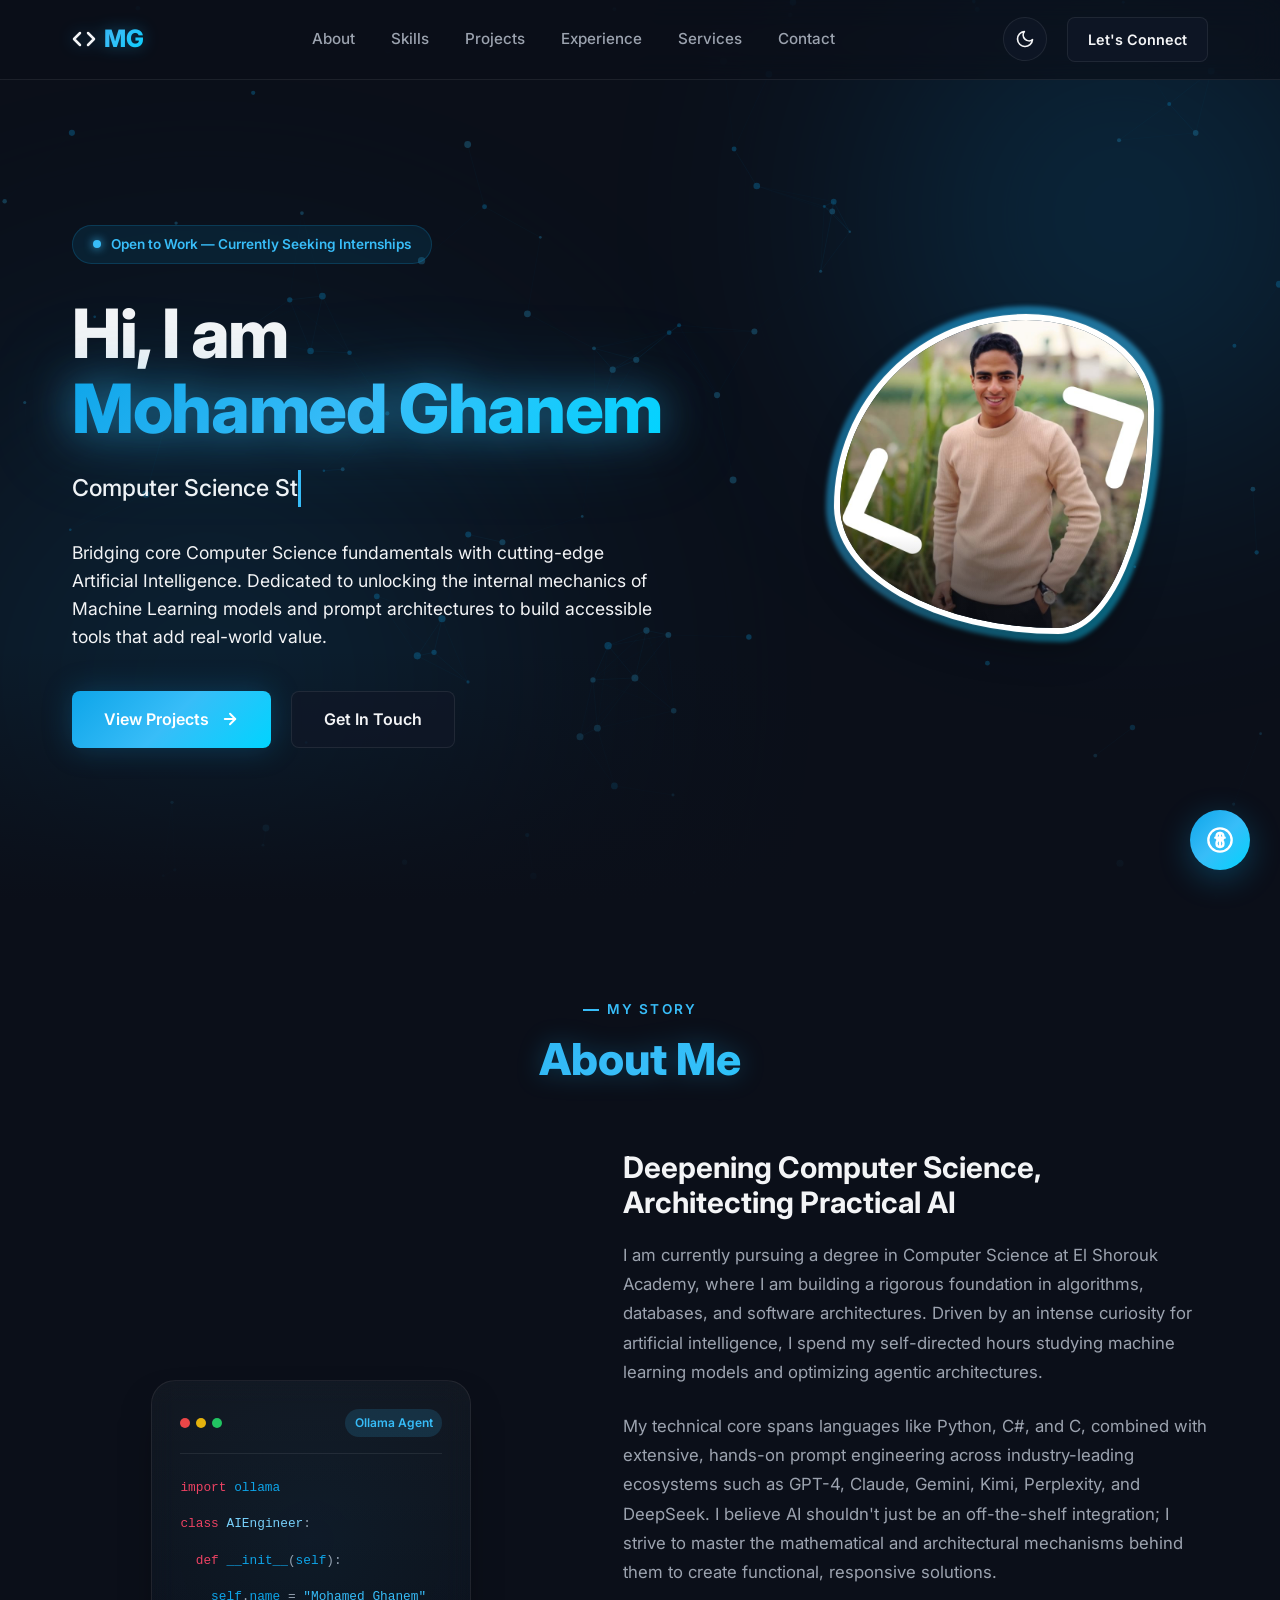
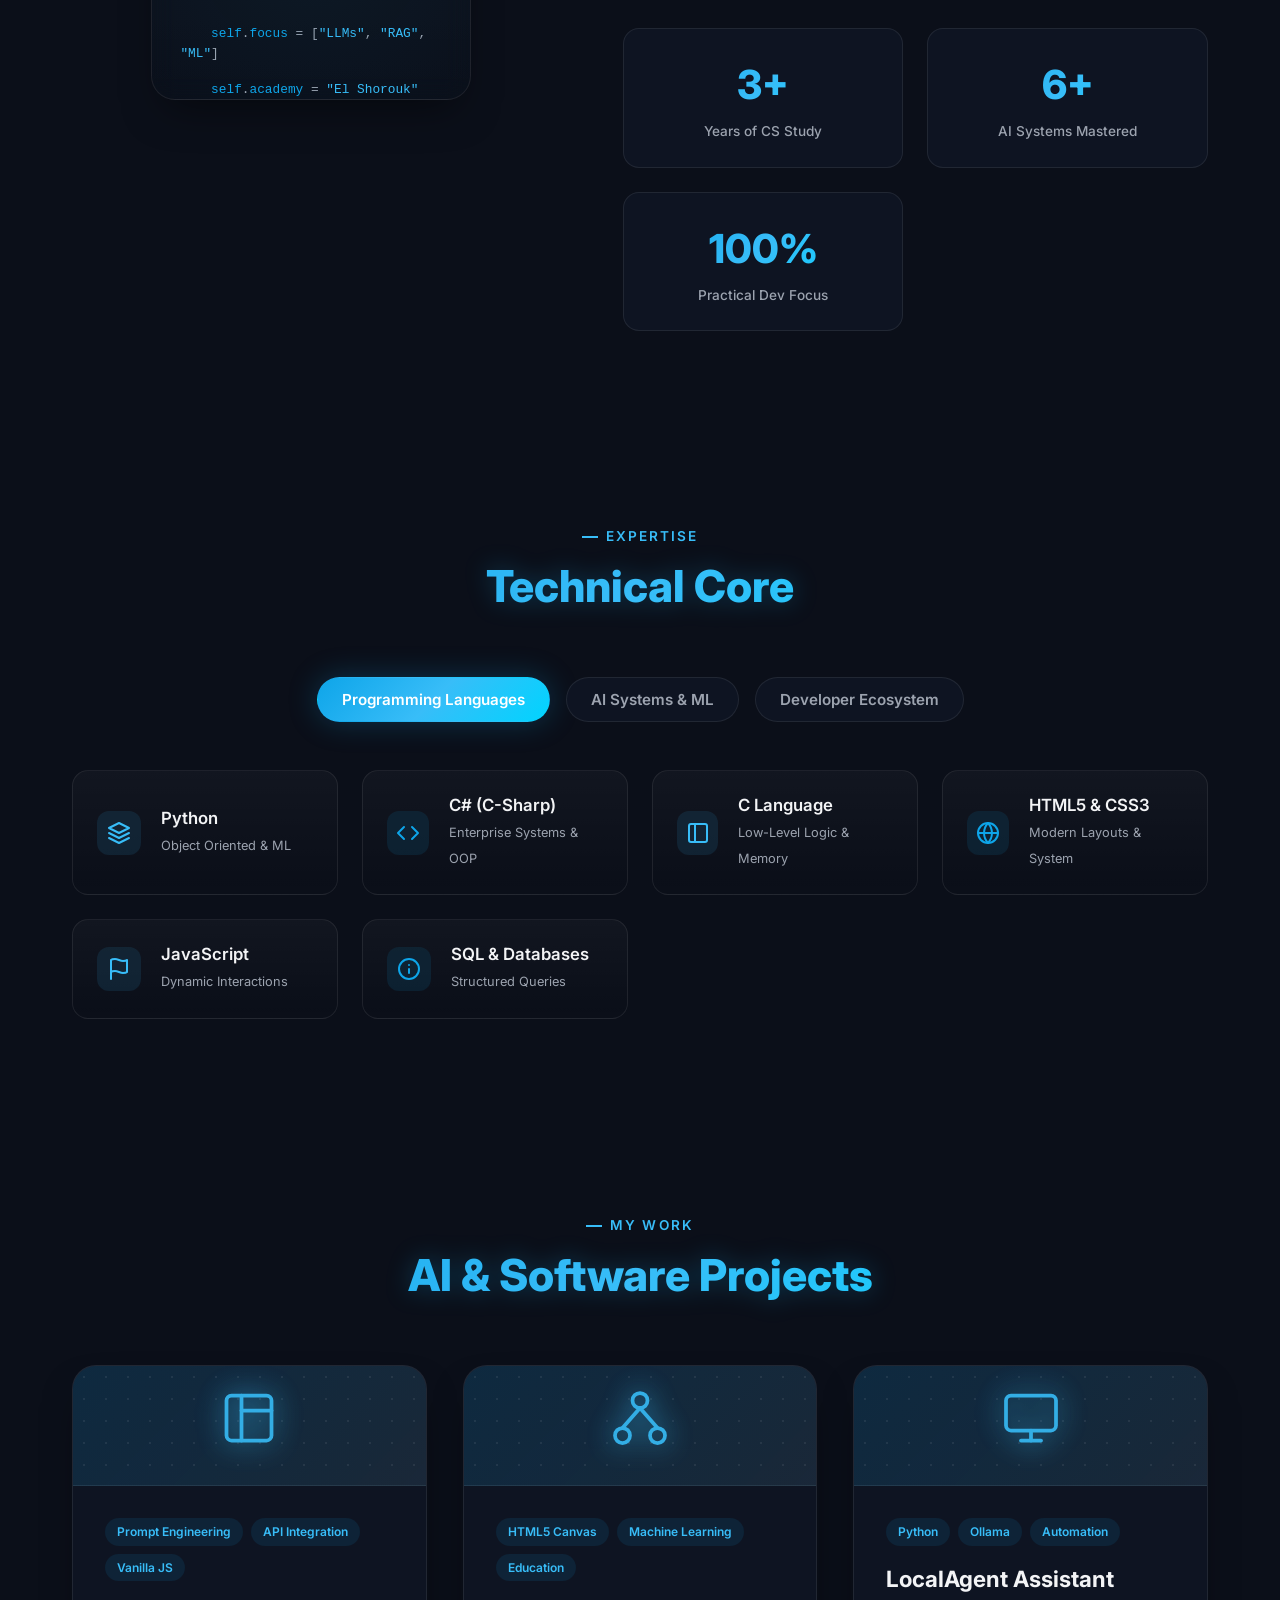
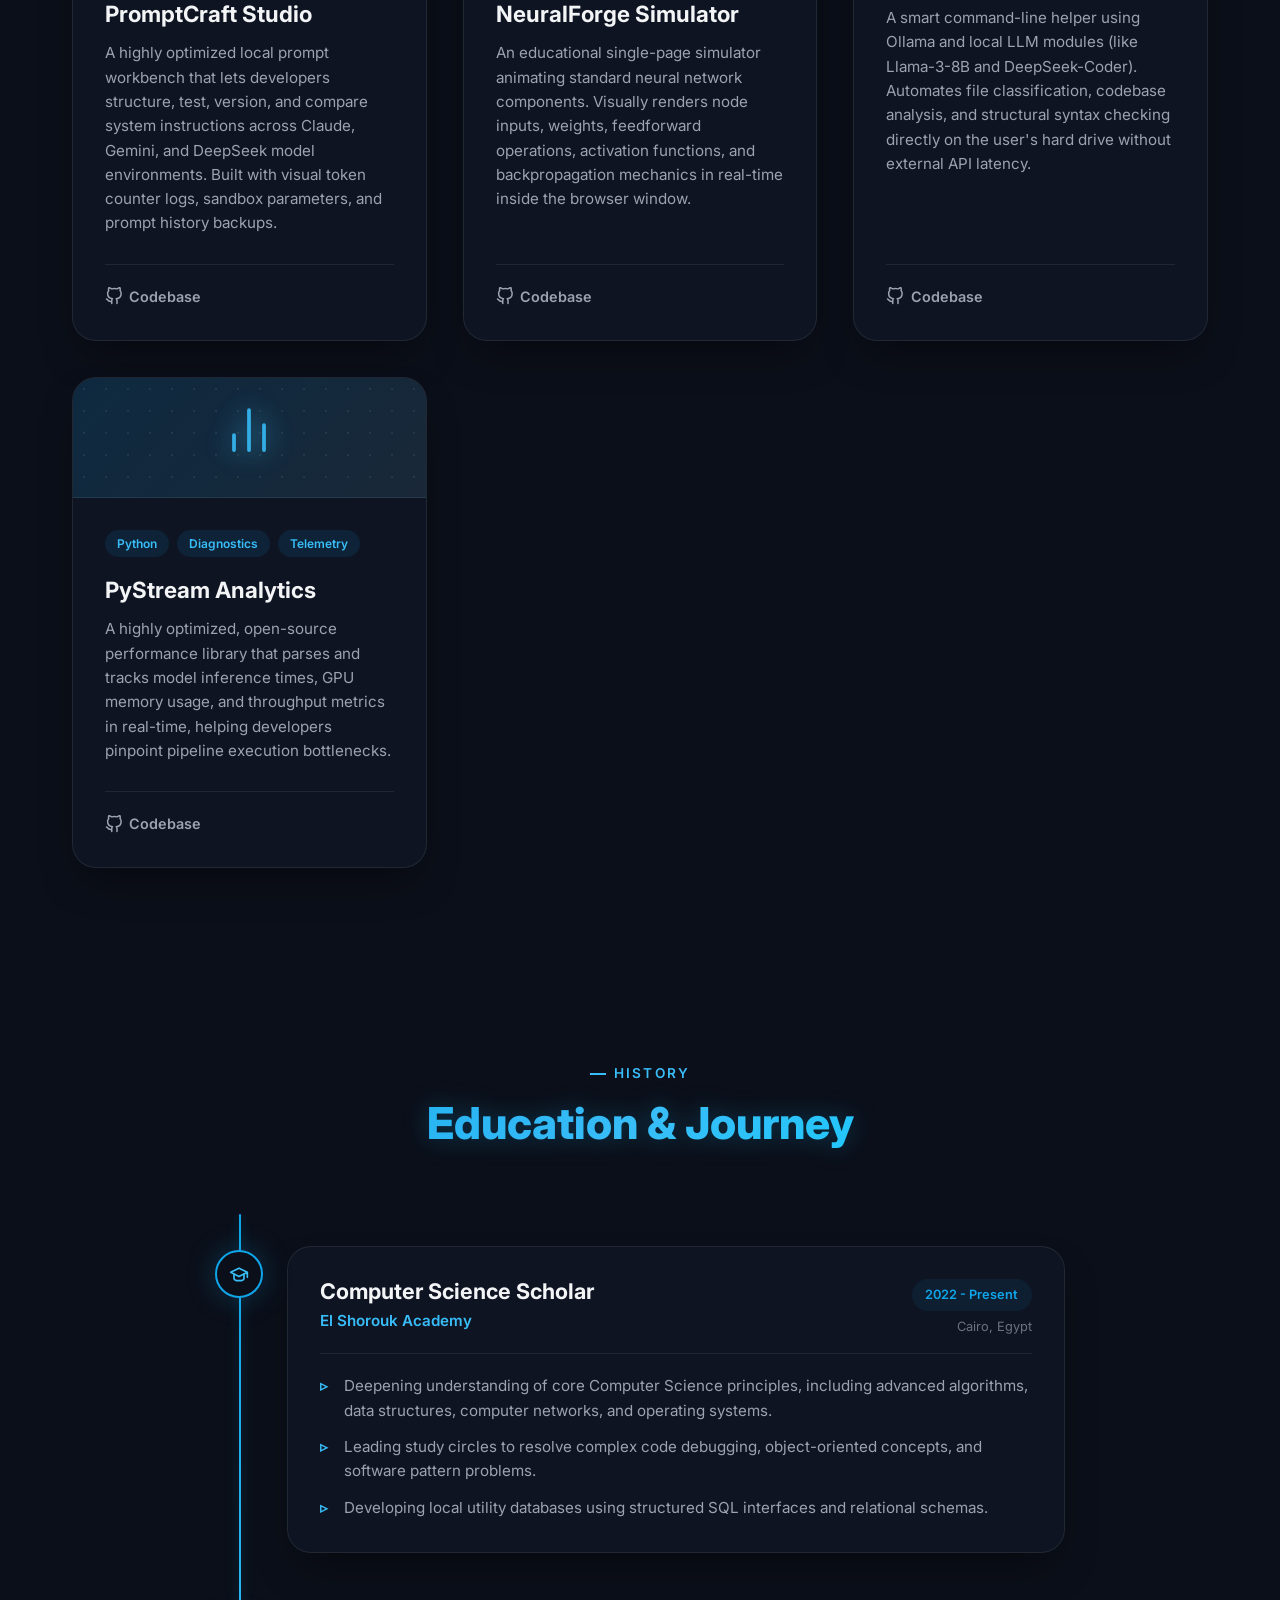
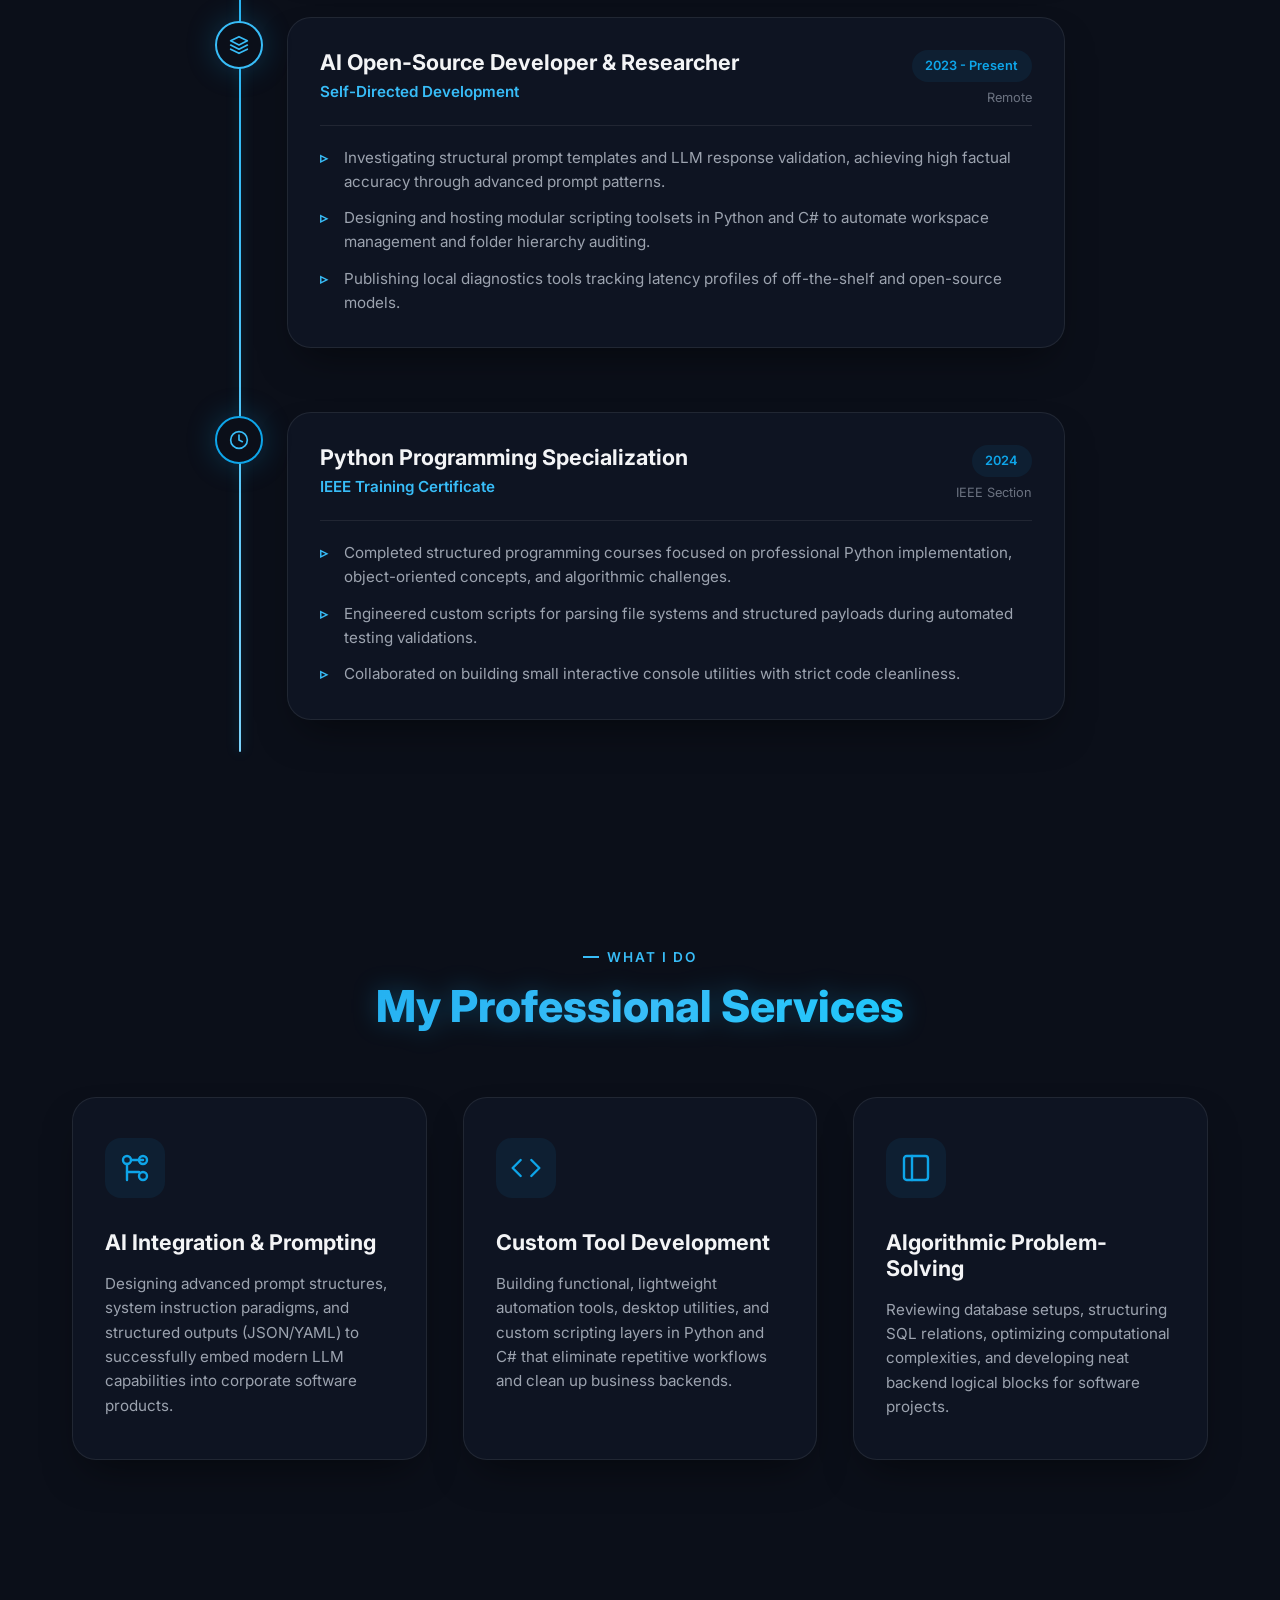
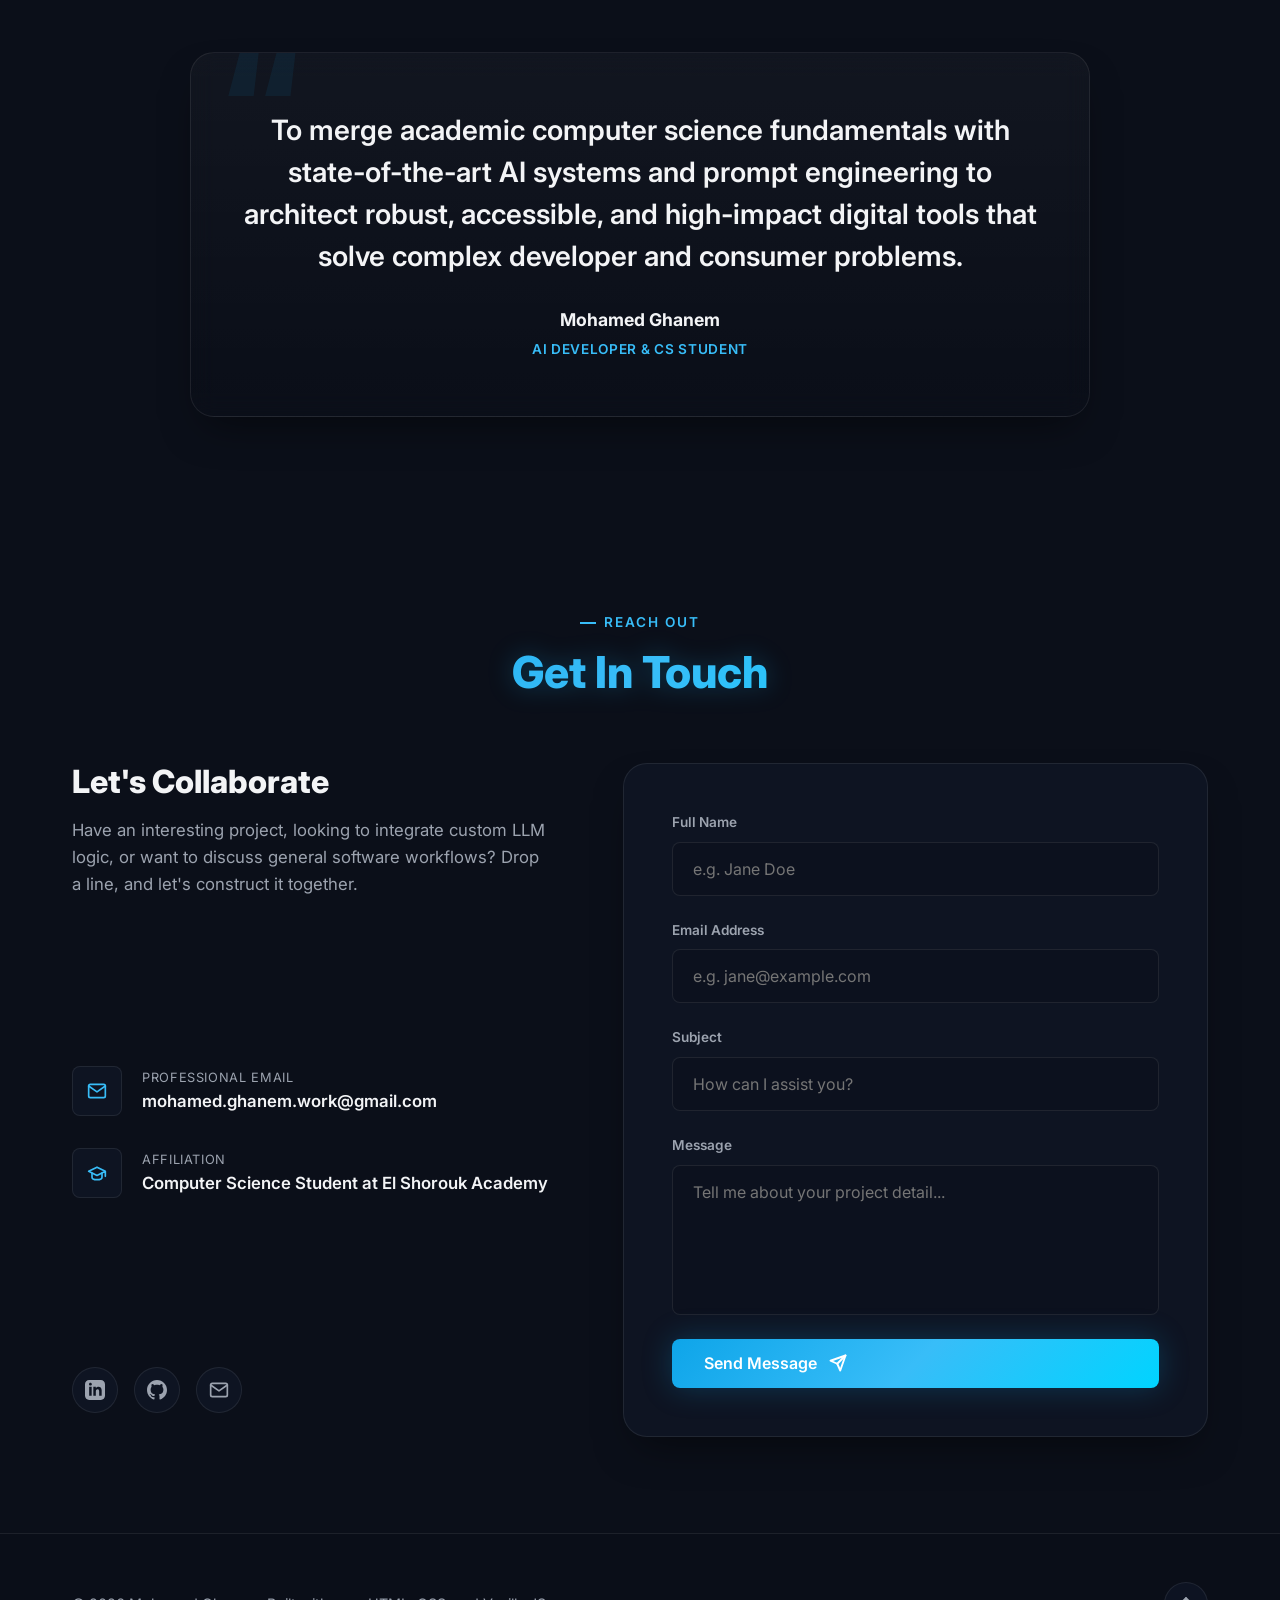
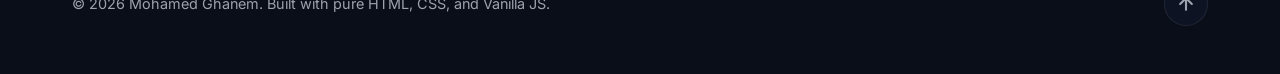
<file: index.html>
<!DOCTYPE html>
<html lang="en">
<head>
    <meta charset="UTF-8">
    <meta name="viewport" content="width=device-width, initial-scale=1.0">
    <title>محمد غانم | AI Engineer & CS Student Portfolio</title>
    
    <!-- Site Favicon -->
    <link rel="icon" type="image/svg+xml" href="favicon.svg">
    
    <!-- Core Meta SEO Tags (Dual Language Arabic/English) -->
    <meta name="description" content="الموقع الرسمي للمبرمج محمد غانم - طالب علوم حاسوب بمعهد الشروق ومطور برمجيات متخصص في الذكاء الاصطناعي (AI)، تطبيقات الويب، وأنظمة دوت نت C#. Official portfolio of Mohamed Ghanem showcasing Machine Learning projects, Prompt Engineering, and custom software solutions.">
    <meta name="keywords" content="محمد غانم, Mohamed Ghanem, مبرمج, مطور برمجيات, دوت نت, C#, AI Engineer, Machine Learning, Prompt Engineering, Python, Web Developer, Computer Science, El Shorouk Academy, Portfolio">
    <meta name="author" content="Mohamed Ghanem">

    <!-- Open Graph / Facebook / LinkedIn Social Share Meta Tags -->
    <meta property="og:type" content="website">
    <meta property="og:title" content="محمد غانم | AI Engineer & CS Student Portfolio">
    <meta property="og:description" content="الموقع الرسمي للمبرمج محمد غانم - طالب علوم حاسوب بمعهد الشروق ومطور برمجيات متخصص في الذكاء الاصطناعي (AI)، تطبيقات الويب، وأنظمة دوت نت C#. Explore innovative machine learning and prompt engineering projects.">
    <meta property="og:image" content="img/profile.jpg">
    <meta property="og:image:width" content="1200">
    <meta property="og:image:height" content="630">
    <meta property="og:locale" content="ar_EG">
    <meta property="og:locale:alternate" content="en_US">

    <!-- Twitter Card Meta Tags -->
    <meta name="twitter:card" content="summary_large_image">
    <meta name="twitter:title" content="محمد غانم | AI Engineer & CS Student Portfolio">
    <meta name="twitter:description" content="Official portfolio of Mohamed Ghanem, AI Engineer & Computer Science Scholar. Showcasing machine learning, prompt engineering, and custom software tools.">
    <meta name="twitter:image" content="img/profile.jpg">

    <!-- CSS Styling -->
    <link rel="stylesheet" href="css/style.css">
</head>
<body>

    <!-- ==========================================
         GLASSMORPHIC HEADER / NAVBAR
         ========================================== -->
    <header class="navbar" id="navbar">
        <div class="container nav-container">
            <a href="#hero" class="logo" id="nav-logo">
                <svg width="24" height="24" viewBox="0 0 24 24" fill="none" stroke="currentColor" stroke-width="2.5" stroke-linecap="round" stroke-linejoin="round">
                    <polyline points="16 18 22 12 16 6"></polyline>
                    <polyline points="8 6 2 12 8 18"></polyline>
                </svg>
                MG
            </a>

            <!-- Navigation Links -->
            <nav class="nav-links" id="nav-menu">
                <a href="#about" class="nav-link-item active" id="lnk-about">About</a>
                <a href="#skills" class="nav-link-item" id="lnk-skills">Skills</a>
                <a href="#projects" class="nav-link-item" id="lnk-projects">Projects</a>
                <a href="#experience" class="nav-link-item" id="lnk-experience">Experience</a>
                <a href="#services" class="nav-link-item" id="lnk-services">Services</a>
                <a href="#contact" class="nav-link-item" id="lnk-contact">Contact</a>
            </nav>

            <div class="nav-actions">
                <!-- Light / Dark Mode Toggle -->
                <button class="theme-toggle" id="theme-toggle" aria-label="Toggle visual theme">
                    <svg class="moon-icon" viewBox="0 0 24 24">
                        <path d="M21 12.79A9 9 0 1 1 11.21 3 7 7 0 0 0 21 12.79z"></path>
                    </svg>
                    <svg class="sun-icon" viewBox="0 0 24 24">
                        <circle cx="12" cy="12" r="5"></circle>
                        <line x1="12" y1="1" x2="12" y2="3"></line>
                        <line x1="12" y1="21" x2="12" y2="23"></line>
                        <line x1="4.22" y1="4.22" x2="5.64" y2="5.64"></line>
                        <line x1="18.36" y1="18.36" x2="19.78" y2="19.78"></line>
                        <line x1="1" y1="12" x2="3" y2="12"></line>
                        <line x1="21" y1="12" x2="23" y2="12"></line>
                        <line x1="4.22" y1="19.78" x2="5.64" y2="18.36"></line>
                        <line x1="18.36" y1="5.64" x2="19.78" y2="4.22"></line>
                    </svg>
                </button>
                <a href="#contact" class="btn-nav-contact" id="btn-nav-contact">Let's Connect</a>
                
                <!-- Mobile Menu Hamburger -->
                <button class="hamburger" id="hamburger" aria-label="Toggle navigation menu">
                    <span></span>
                    <span></span>
                    <span></span>
                </button>
            </div>
        </div>
    </header>

    <!-- ==========================================
         HERO SECTION WITH NEURAL NET CANVAS
         ========================================== -->
    <section class="hero" id="hero">
        <canvas class="hero-canvas" id="neural-canvas"></canvas>
        <div class="glow-shape-1"></div>
        <div class="glow-shape-2"></div>
        
        <div class="container hero-grid">
            <div class="hero-content reveal-on-scroll">
                <div class="hero-badge">
                    <span></span> Open to Work — Currently Seeking Internships
                </div>
                <h1 class="hero-title">
                    Hi, I am <br>
                    <span class="name">Mohamed Ghanem</span>
                </h1>
                
                <div class="hero-subtitle-container">
                    <span class="hero-subtitle" id="typed-subtitle">Computer Science Student</span>
                </div>

                <p class="hero-desc">
                    Bridging core Computer Science fundamentals with cutting-edge Artificial Intelligence. Dedicated to unlocking the internal mechanics of Machine Learning models and prompt architectures to build accessible tools that add real-world value.
                </p>
                
                <div class="hero-actions">
                    <a href="#projects" class="btn btn-primary" id="hero-btn-projects">
                        View Projects
                        <svg width="18" height="18" viewBox="0 0 24 24" fill="none" stroke="currentColor" stroke-width="2.5" stroke-linecap="round" stroke-linejoin="round">
                            <line x1="5" y1="12" x2="19" y2="12"></line>
                            <polyline points="12 5 19 12 12 19"></polyline>
                        </svg>
                    </a>
                    <a href="#contact" class="btn btn-secondary" id="hero-btn-contact">Get In Touch</a>
                </div>
            </div>

            <!-- Profile Image Frame in Hero -->
            <div class="hero-visual reveal-on-scroll">
                <div class="about-img-container" style="max-width: 320px; width: 100%;">
                    <div class="about-img-border"></div>
                    <div class="about-img-frame">
                        <img src="img/profile.jpg" alt="Mohamed Ghanem Profile" class="profile-img">
                    </div>
                </div>
            </div>
        </div>
    </section>

    <!-- ==========================================
         ABOUT ME SECTION
         ========================================== -->
    <section class="about" id="about">
        <div class="container">
            <div class="section-header reveal-on-scroll">
                <span class="subtitle">My Story</span>
                <h2 class="title">About Me</h2>
            </div>
            
            <div class="about-grid">
                <!-- Interactive 3D/Glassmorphic Code Dashboard in About -->
                <div class="about-img-container reveal-on-scroll" style="display: flex; justify-content: center; align-items: center;">
                    <div class="hero-dashboard" id="interactive-dashboard">
                        <div class="db-header">
                            <div class="db-dots">
                                <span></span>
                                <span></span>
                                <span></span>
                            </div>
                            <div class="db-badge">Ollama Agent</div>
                        </div>
                        <div class="db-body">
                            <div class="db-line"><span class="keyword">import</span> <span class="variable">ollama</span></div>
                            <div class="db-line"><span class="keyword">class</span> <span class="value">AIEngineer</span>:</div>
                            <div class="db-line">&nbsp;&nbsp;<span class="keyword">def</span> <span class="variable">__init__</span>(<span class="variable">self</span>):</div>
                            <div class="db-line">&nbsp;&nbsp;&nbsp;&nbsp;<span class="variable">self</span>.<span class="variable">name</span> = <span class="string">"Mohamed Ghanem"</span></div>
                            <div class="db-line">&nbsp;&nbsp;&nbsp;&nbsp;<span class="variable">self</span>.<span class="variable">focus</span> = [<span class="string">"LLMs"</span>, <span class="string">"RAG"</span>, <span class="string">"ML"</span>]</div>
                            <div class="db-line">&nbsp;&nbsp;&nbsp;&nbsp;<span class="variable">self</span>.<span class="variable">academy</span> = <span class="string">"El Shorouk"</span></div>
                            <div class="db-line">&nbsp;&nbsp;<span class="keyword">def</span> <span class="variable">engineer</span>(<span class="variable">self</span>):</div>
                            <div class="db-line">&nbsp;&nbsp;&nbsp;&nbsp;<span class="keyword">return</span> <span class="string">"Bridging math and code"</span></div>
                        </div>
                        <div class="db-footer">
                            <div class="db-stat"><span class="num">100%</span> <span>Inference OK</span></div>
                            <div class="db-stat"><span class="num">0.05s</span> <span>Latency</span></div>
                        </div>
                    </div>
                </div>
                
                <div class="about-content reveal-on-scroll">
                    <h3>Deepening Computer Science, Architecting Practical AI</h3>
                    <p>
                        I am currently pursuing a degree in Computer Science at El Shorouk Academy, where I am building a rigorous foundation in algorithms, databases, and software architectures. Driven by an intense curiosity for artificial intelligence, I spend my self-directed hours studying machine learning models and optimizing agentic architectures.
                    </p>
                    <p>
                        My technical core spans languages like Python, C#, and C, combined with extensive, hands-on prompt engineering across industry-leading ecosystems such as GPT-4, Claude, Gemini, Kimi, Perplexity, and DeepSeek. I believe AI shouldn't just be an off-the-shelf integration; I strive to master the mathematical and architectural mechanisms behind them to create functional, responsive solutions.
                    </p>
                    
                    <div class="about-stats">
                        <div class="stat-card" id="stat-academics">
                            <div class="stat-num">3+</div>
                            <div class="stat-label">Years of CS Study</div>
                        </div>
                        <div class="stat-card" id="stat-tools">
                            <div class="stat-num">6+</div>
                            <div class="stat-label">AI Systems Mastered</div>
                        </div>
                        <div class="stat-card" id="stat-quality">
                            <div class="stat-num">100%</div>
                            <div class="stat-label">Practical Dev Focus</div>
                        </div>
                    </div>
                </div>
            </div>
        </div>
    </section>

    <!-- ==========================================
         SKILLS DASHBOARD SECTION
         ========================================== -->
    <section class="skills" id="skills">
        <div class="container">
            <div class="section-header reveal-on-scroll">
                <span class="subtitle">Expertise</span>
                <h2 class="title">Technical Core</h2>
            </div>

            <!-- Tab Headers -->
            <div class="skills-tab-header reveal-on-scroll">
                <button class="skill-tab-btn active" data-tab="tab-languages" id="btn-tab-languages">Programming Languages</button>
                <button class="skill-tab-btn" data-tab="tab-ai" id="btn-tab-ai">AI Systems & ML</button>
                <button class="skill-tab-btn" data-tab="tab-tools" id="btn-tab-tools">Developer Ecosystem</button>
            </div>

            <!-- Tab Content Wrappers -->
            <div class="skills-wrapper reveal-on-scroll">
                
                <!-- Panel 1: Languages -->
                <div class="skills-panel active" id="tab-languages">
                    <div class="skill-card">
                        <div class="skill-icon-wrap">
                            <svg width="24" height="24" viewBox="0 0 24 24" fill="none" stroke="currentColor" stroke-width="2" stroke-linecap="round" stroke-linejoin="round"><path d="M12 2L2 7l10 5 10-5-10-5zM2 17l10 5 10-5M2 12l10 5 10-5"/></svg>
                        </div>
                        <div class="skill-info">
                            <h4>Python</h4>
                            <span>Object Oriented & ML</span>
                        </div>
                    </div>
                    <div class="skill-card">
                        <div class="skill-icon-wrap">
                            <svg width="24" height="24" viewBox="0 0 24 24" fill="none" stroke="currentColor" stroke-width="2" stroke-linecap="round" stroke-linejoin="round"><polyline points="16 18 22 12 16 6"></polyline><polyline points="8 6 2 12 8 18"></polyline></svg>
                        </div>
                        <div class="skill-info">
                            <h4>C# (C-Sharp)</h4>
                            <span>Enterprise Systems & OOP</span>
                        </div>
                    </div>
                    <div class="skill-card">
                        <div class="skill-icon-wrap">
                            <svg width="24" height="24" viewBox="0 0 24 24" fill="none" stroke="currentColor" stroke-width="2" stroke-linecap="round" stroke-linejoin="round"><rect x="3" y="3" width="18" height="18" rx="2" ry="2"></rect><line x1="9" y1="3" x2="9" y2="21"></line></svg>
                        </div>
                        <div class="skill-info">
                            <h4>C Language</h4>
                            <span>Low-Level Logic & Memory</span>
                        </div>
                    </div>
                    <div class="skill-card">
                        <div class="skill-icon-wrap">
                            <svg width="24" height="24" viewBox="0 0 24 24" fill="none" stroke="currentColor" stroke-width="2" stroke-linecap="round" stroke-linejoin="round"><circle cx="12" cy="12" r="10"></circle><line x1="2" y1="12" x2="22" y2="12"></line><path d="M12 2a15.3 15.3 0 0 1 4 10 15.3 15.3 0 0 1-4 10 15.3 15.3 0 0 1-4-10 15.3 15.3 0 0 1 4-10z"/></svg>
                        </div>
                        <div class="skill-info">
                            <h4>HTML5 & CSS3</h4>
                            <span>Modern Layouts & System</span>
                        </div>
                    </div>
                    <div class="skill-card">
                        <div class="skill-icon-wrap">
                            <svg width="24" height="24" viewBox="0 0 24 24" fill="none" stroke="currentColor" stroke-width="2" stroke-linecap="round" stroke-linejoin="round"><path d="M4 15s1-1 4-1 5 2 8 2 4-1 4-1V3s-1 1-4 1-5-2-8-2-4 1-4 1z"></path><line x1="4" y1="22" x2="4" y2="15"></line></svg>
                        </div>
                        <div class="skill-info">
                            <h4>JavaScript</h4>
                            <span>Dynamic Interactions</span>
                        </div>
                    </div>
                    <div class="skill-card">
                        <div class="skill-icon-wrap">
                            <svg width="24" height="24" viewBox="0 0 24 24" fill="none" stroke="currentColor" stroke-width="2" stroke-linecap="round" stroke-linejoin="round"><path d="M12 22c5.523 0 10-4.477 10-10S17.523 2 12 2 2 6.477 2 12s4.477 10 10 10z"></path><path d="M12 16v-4"></path><path d="M12 8h.01"></path></svg>
                        </div>
                        <div class="skill-info">
                            <h4>SQL & Databases</h4>
                            <span>Structured Queries</span>
                        </div>
                    </div>
                </div>

                <!-- Panel 2: AI / ML -->
                <div class="skills-panel" id="tab-ai">
                    <div class="skill-card">
                        <div class="skill-icon-wrap">
                            <svg width="24" height="24" viewBox="0 0 24 24" fill="none" stroke="currentColor" stroke-width="2" stroke-linecap="round" stroke-linejoin="round"><circle cx="18" cy="18" r="3"></circle><circle cx="6" cy="6" r="3"></circle><circle cx="18" cy="6" r="3"></circle><line x1="6" y1="9" x2="6" y2="21"></line><path d="M9 6h9M6 15h9"/></svg>
                        </div>
                        <div class="skill-info">
                            <h4>Prompt Engineering</h4>
                            <span>System prompts & Contexts</span>
                        </div>
                    </div>
                    <div class="skill-card">
                        <div class="skill-icon-wrap">
                            <svg width="24" height="24" viewBox="0 0 24 24" fill="none" stroke="currentColor" stroke-width="2" stroke-linecap="round" stroke-linejoin="round"><path d="M21 16V8a2 2 0 0 0-1-1.73l-7-4a2 2 0 0 0-2 0l-7 4A2 2 0 0 0 3 8v8a2 2 0 0 0 1 1.73l7 4a2 2 0 0 0 2 0l7-4A2 2 0 0 0 21 16z"></path><polyline points="3.27 6.96 12 12.01 20.73 6.96"></polyline><line x1="12" y1="22.08" x2="12" y2="12"></line></svg>
                        </div>
                        <div class="skill-info">
                            <h4>LLM API Orchestration</h4>
                            <span>OpenAI, Claude & DeepSeek</span>
                        </div>
                    </div>
                    <div class="skill-card">
                        <div class="skill-icon-wrap">
                            <svg width="24" height="24" viewBox="0 0 24 24" fill="none" stroke="currentColor" stroke-width="2" stroke-linecap="round" stroke-linejoin="round"><path d="M18 3a3 3 0 0 0-3 3v12a3 3 0 0 0 3 3 3 3 0 0 0 3-3V6a3 3 0 0 0-3-3zM6 3a3 3 0 0 0-3 3v12a3 3 0 0 0 3 3 3 3 0 0 0 3-3V6a3 3 0 0 0-3-3z"/></svg>
                        </div>
                        <div class="skill-info">
                            <h4>RAG & Vector Search</h4>
                            <span>Context retrieval tools</span>
                        </div>
                    </div>
                    <div class="skill-card">
                        <div class="skill-icon-wrap">
                            <svg width="24" height="24" viewBox="0 0 24 24" fill="none" stroke="currentColor" stroke-width="2" stroke-linecap="round" stroke-linejoin="round"><ellipse cx="12" cy="5" rx="9" ry="3"></ellipse><path d="M3 5v14c0 1.66 4 3 9 3s9-1.34 9-3V5"></path><path d="M3 12c0 1.66 4 3 9 3s9-1.34 9-3"></path></svg>
                        </div>
                        <div class="skill-info">
                            <h4>Model Inference Evaluation</h4>
                            <span>Latency & Token diagnostics</span>
                        </div>
                    </div>
                    <div class="skill-card">
                        <div class="skill-icon-wrap">
                            <svg width="24" height="24" viewBox="0 0 24 24" fill="none" stroke="currentColor" stroke-width="2" stroke-linecap="round" stroke-linejoin="round"><path d="M12 2v20M17 5H9.5a3.5 3.5 0 0 0 0 7h5a3.5 3.5 0 0 1 0 7H6"/></svg>
                        </div>
                        <div class="skill-info">
                            <h4>Ollama & Local LLMs</h4>
                            <span>System deployment</span>
                        </div>
                    </div>
                </div>

                <!-- Panel 3: Ecosystem -->
                <div class="skills-panel" id="tab-tools">
                    <div class="skill-card">
                        <div class="skill-icon-wrap">
                            <svg width="24" height="24" viewBox="0 0 24 24" fill="none" stroke="currentColor" stroke-width="2" stroke-linecap="round" stroke-linejoin="round"><path d="M9 19c-5 1.5-5-2.5-7-3m14 6v-3.87a3.37 3.37 0 0 0-.94-2.61c3.14-.35 6.44-1.54 6.44-7A5.44 5.44 0 0 0 20 4.77 5.07 5.07 0 0 0 19.91 1S18.73.65 16 2.48a13.38 13.38 0 0 0-7 0C6.27.65 5.09 1 5.09 1A5.07 5.07 0 0 0 5 4.77a5.44 5.44 0 0 0-1.5 3.78c0 5.42 3.3 6.61 6.44 7A3.37 3.37 0 0 0 9 18.13V22"/></svg>
                        </div>
                        <div class="skill-info">
                            <h4>Git & GitHub</h4>
                            <span>Version control & Collab</span>
                        </div>
                    </div>
                    <div class="skill-card">
                        <div class="skill-icon-wrap">
                            <svg width="24" height="24" viewBox="0 0 24 24" fill="none" stroke="currentColor" stroke-width="2" stroke-linecap="round" stroke-linejoin="round"><rect x="2" y="3" width="20" height="14" rx="2" ry="2"></rect><line x1="8" y1="21" x2="16" y2="21"></line><line x1="12" y1="17" x2="12" y2="21"></line></svg>
                        </div>
                        <div class="skill-info">
                            <h4>VS Code</h4>
                            <span>Advanced IDE workflows</span>
                        </div>
                    </div>
                    <div class="skill-card">
                        <div class="skill-icon-wrap">
                            <svg width="24" height="24" viewBox="0 0 24 24" fill="none" stroke="currentColor" stroke-width="2" stroke-linecap="round" stroke-linejoin="round"><path d="M14 2H6a2 2 0 0 0-2 2v16a2 2 0 0 0 2 2h12a2 2 0 0 0 2-2V8z"></path><polyline points="14 2 14 8 20 8"></polyline><line x1="16" y1="13" x2="8" y2="13"></line><line x1="16" y1="17" x2="8" y2="17"></line><polyline points="10 9 9 9 8 9"></polyline></svg>
                        </div>
                        <div class="skill-info">
                            <h4>Jupyter Notebooks</h4>
                            <span>Data analysis & Prototyping</span>
                        </div>
                    </div>
                    <div class="skill-card">
                        <div class="skill-icon-wrap">
                            <svg width="24" height="24" viewBox="0 0 24 24" fill="none" stroke="currentColor" stroke-width="2" stroke-linecap="round" stroke-linejoin="round"><ellipse cx="12" cy="12" rx="5" ry="5"></ellipse><path d="M12 2v2M12 20v2M4.93 4.93l1.41 1.41M17.66 17.66l1.41 1.41M2 12h2M20 12h2M6.34 17.66l-1.41 1.41M19.07 4.93l-1.41 1.41"/></svg>
                        </div>
                        <div class="skill-info">
                            <h4>Docker</h4>
                            <span>Containerization Basics</span>
                        </div>
                    </div>
                    <div class="skill-card">
                        <div class="skill-icon-wrap">
                            <svg width="24" height="24" viewBox="0 0 24 24" fill="none" stroke="currentColor" stroke-width="2" stroke-linecap="round" stroke-linejoin="round"><path d="M12 22v-9M12 8V2M5 12h14"/></svg>
                        </div>
                        <div class="skill-info">
                            <h4>Scratch Coding</h4>
                            <span>Logical systems foundation</span>
                        </div>
                    </div>
                </div>

            </div>
        </div>
    </section>

    <!-- ==========================================
         PROJECTS SECTION (GRID OF GLASS CARDS)
         ========================================== -->
    <section class="projects" id="projects">
        <div class="container">
            <div class="section-header reveal-on-scroll">
                <span class="subtitle">My Work</span>
                <h2 class="title">AI & Software Projects</h2>
            </div>

            <div class="projects-grid">
                
                <!-- Project 1: PromptCraft Studio -->
                <div class="project-card reveal-on-scroll" id="project-promptcraft">
                    <div class="project-banner">
                        <div class="project-banner-icon">
                            <svg width="60" height="60" viewBox="0 0 24 24" fill="none" stroke="currentColor" stroke-width="1.5" stroke-linecap="round" stroke-linejoin="round">
                                <rect x="3" y="3" width="18" height="18" rx="2" ry="2"></rect>
                                <line x1="9" y1="3" x2="9" y2="21"></line>
                                <line x1="9" y1="9" x2="21" y2="9"></line>
                            </svg>
                        </div>
                    </div>
                    <div class="project-body">
                        <div class="project-tags">
                            <span class="project-tag">Prompt Engineering</span>
                            <span class="project-tag">API Integration</span>
                            <span class="project-tag">Vanilla JS</span>
                        </div>
                        <h3 class="project-title">PromptCraft Studio</h3>
                        <p class="project-desc">
                            A highly optimized local prompt workbench that lets developers structure, test, version, and compare system instructions across Claude, Gemini, and DeepSeek model environments. Built with visual token counter logs, sandbox parameters, and prompt history backups.
                        </p>
                        <div class="project-links">
                            <a href="https://github.com/MohamedGhanem-CS" class="project-link" target="_blank" rel="noopener noreferrer">
                                <svg width="18" height="18" viewBox="0 0 24 24" fill="none" stroke="currentColor" stroke-width="2" stroke-linecap="round" stroke-linejoin="round"><path d="M9 19c-5 1.5-5-2.5-7-3m14 6v-3.87a3.37 3.37 0 0 0-.94-2.61c3.14-.35 6.44-1.54 6.44-7A5.44 5.44 0 0 0 20 4.77 5.07 5.07 0 0 0 19.91 1S18.73.65 16 2.48a13.38 13.38 0 0 0-7 0C6.27.65 5.09 1 5.09 1A5.07 5.07 0 0 0 5 4.77a5.44 5.44 0 0 0-1.5 3.78c0 5.42 3.3 6.61 6.44 7A3.37 3.37 0 0 0 9 18.13V22"/></svg>
                                Codebase
                            </a>
                        </div>
                    </div>
                </div>

                <!-- Project 2: NeuralForge Simulator -->
                <div class="project-card reveal-on-scroll" id="project-neuralforge">
                    <div class="project-banner">
                        <div class="project-banner-icon">
                            <svg width="60" height="60" viewBox="0 0 24 24" fill="none" stroke="currentColor" stroke-width="1.5" stroke-linecap="round" stroke-linejoin="round">
                                <circle cx="12" cy="5" r="3"></circle>
                                <circle cx="5" cy="19" r="3"></circle>
                                <circle cx="19" cy="19" r="3"></circle>
                                <line x1="12" y1="8" x2="5" y2="16"></line>
                                <line x1="12" y1="8" x2="19" y2="16"></line>
                            </svg>
                        </div>
                    </div>
                    <div class="project-body">
                        <div class="project-tags">
                            <span class="project-tag">HTML5 Canvas</span>
                            <span class="project-tag">Machine Learning</span>
                            <span class="project-tag">Education</span>
                        </div>
                        <h3 class="project-title">NeuralForge Simulator</h3>
                        <p class="project-desc">
                            An educational single-page simulator animating standard neural network components. Visually renders node inputs, weights, feedforward operations, activation functions, and backpropagation mechanics in real-time inside the browser window.
                        </p>
                        <div class="project-links">
                            <a href="https://github.com/MohamedGhanem-CS" class="project-link" target="_blank" rel="noopener noreferrer">
                                <svg width="18" height="18" viewBox="0 0 24 24" fill="none" stroke="currentColor" stroke-width="2" stroke-linecap="round" stroke-linejoin="round"><path d="M9 19c-5 1.5-5-2.5-7-3m14 6v-3.87a3.37 3.37 0 0 0-.94-2.61c3.14-.35 6.44-1.54 6.44-7A5.44 5.44 0 0 0 20 4.77 5.07 5.07 0 0 0 19.91 1S18.73.65 16 2.48a13.38 13.38 0 0 0-7 0C6.27.65 5.09 1 5.09 1A5.07 5.07 0 0 0 5 4.77a5.44 5.44 0 0 0-1.5 3.78c0 5.42 3.3 6.61 6.44 7A3.37 3.37 0 0 0 9 18.13V22"/></svg>
                                Codebase
                            </a>
                        </div>
                    </div>
                </div>

                <!-- Project 3: LocalAgent Assistant -->
                <div class="project-card reveal-on-scroll" id="project-localagent">
                    <div class="project-banner">
                        <div class="project-banner-icon">
                            <svg width="60" height="60" viewBox="0 0 24 24" fill="none" stroke="currentColor" stroke-width="1.5" stroke-linecap="round" stroke-linejoin="round">
                                <rect x="2" y="3" width="20" height="14" rx="2" ry="2"></rect>
                                <line x1="8" y1="21" x2="16" y2="21"></line>
                                <line x1="12" y1="17" x2="12" y2="21"></line>
                            </svg>
                        </div>
                    </div>
                    <div class="project-body">
                        <div class="project-tags">
                            <span class="project-tag">Python</span>
                            <span class="project-tag">Ollama</span>
                            <span class="project-tag">Automation</span>
                        </div>
                        <h3 class="project-title">LocalAgent Assistant</h3>
                        <p class="project-desc">
                            A smart command-line helper using Ollama and local LLM modules (like Llama-3-8B and DeepSeek-Coder). Automates file classification, codebase analysis, and structural syntax checking directly on the user's hard drive without external API latency.
                        </p>
                        <div class="project-links">
                            <a href="https://github.com/MohamedGhanem-CS" class="project-link" target="_blank" rel="noopener noreferrer">
                                <svg width="18" height="18" viewBox="0 0 24 24" fill="none" stroke="currentColor" stroke-width="2" stroke-linecap="round" stroke-linejoin="round"><path d="M9 19c-5 1.5-5-2.5-7-3m14 6v-3.87a3.37 3.37 0 0 0-.94-2.61c3.14-.35 6.44-1.54 6.44-7A5.44 5.44 0 0 0 20 4.77 5.07 5.07 0 0 0 19.91 1S18.73.65 16 2.48a13.38 13.38 0 0 0-7 0C6.27.65 5.09 1 5.09 1A5.07 5.07 0 0 0 5 4.77a5.44 5.44 0 0 0-1.5 3.78c0 5.42 3.3 6.61 6.44 7A3.37 3.37 0 0 0 9 18.13V22"/></svg>
                                Codebase
                            </a>
                        </div>
                    </div>
                </div>

                <!-- Project 4: PyStream Analytics -->
                <div class="project-card reveal-on-scroll" id="project-pystream">
                    <div class="project-banner">
                        <div class="project-banner-icon">
                            <svg width="60" height="60" viewBox="0 0 24 24" fill="none" stroke="currentColor" stroke-width="1.5" stroke-linecap="round" stroke-linejoin="round">
                                <line x1="18" y1="20" x2="18" y2="10"></line>
                                <line x1="12" y1="20" x2="12" y2="4"></line>
                                <line x1="6" y1="20" x2="6" y2="14"></line>
                            </svg>
                        </div>
                    </div>
                    <div class="project-body">
                        <div class="project-tags">
                            <span class="project-tag">Python</span>
                            <span class="project-tag">Diagnostics</span>
                            <span class="project-tag">Telemetry</span>
                        </div>
                        <h3 class="project-title">PyStream Analytics</h3>
                        <p class="project-desc">
                            A highly optimized, open-source performance library that parses and tracks model inference times, GPU memory usage, and throughput metrics in real-time, helping developers pinpoint pipeline execution bottlenecks.
                        </p>
                        <div class="project-links">
                            <a href="https://github.com/MohamedGhanem-CS" class="project-link" target="_blank" rel="noopener noreferrer">
                                <svg width="18" height="18" viewBox="0 0 24 24" fill="none" stroke="currentColor" stroke-width="2" stroke-linecap="round" stroke-linejoin="round"><path d="M9 19c-5 1.5-5-2.5-7-3m14 6v-3.87a3.37 3.37 0 0 0-.94-2.61c3.14-.35 6.44-1.54 6.44-7A5.44 5.44 0 0 0 20 4.77 5.07 5.07 0 0 0 19.91 1S18.73.65 16 2.48a13.38 13.38 0 0 0-7 0C6.27.65 5.09 1 5.09 1A5.07 5.07 0 0 0 5 4.77a5.44 5.44 0 0 0-1.5 3.78c0 5.42 3.3 6.61 6.44 7A3.37 3.37 0 0 0 9 18.13V22"/></svg>
                                Codebase
                            </a>
                        </div>
                    </div>
                </div>

            </div>
        </div>
    </section>

    <!-- ==========================================
         PROFESSIONAL EXPERIENCE (VERTICAL TIMELINE)
         ========================================== -->
    <section class="experience" id="experience">
        <div class="container">
            <div class="section-header reveal-on-scroll">
                <span class="subtitle">History</span>
                <h2 class="title">Education & Journey</h2>
            </div>

            <div class="experience-timeline">
                
                <!-- Timeline Item 1 -->
                <div class="timeline-item reveal-on-scroll" id="exp-academy">
                    <div class="timeline-badge">
                        <svg width="20" height="20" viewBox="0 0 24 24" fill="none" stroke="currentColor" stroke-width="2" stroke-linecap="round" stroke-linejoin="round"><path d="M22 10v6M2 10l10-5 10 5-10 5z"/><path d="M6 12v5c0 2 2 3 6 3s6-1 6-3v-5"/></svg>
                    </div>
                    <div class="timeline-card">
                        <div class="timeline-header">
                            <div class="timeline-title">
                                <h3>Computer Science Scholar</h3>
                                <div class="company">El Shorouk Academy</div>
                            </div>
                            <div class="timeline-meta">
                                <span class="timeline-date">2022 - Present</span>
                                <div class="timeline-location">Cairo, Egypt</div>
                            </div>
                        </div>
                        <div class="timeline-body">
                            <ul>
                                <li>Deepening understanding of core Computer Science principles, including advanced algorithms, data structures, computer networks, and operating systems.</li>
                                <li>Leading study circles to resolve complex code debugging, object-oriented concepts, and software pattern problems.</li>
                                <li>Developing local utility databases using structured SQL interfaces and relational schemas.</li>
                            </ul>
                        </div>
                    </div>
                </div>

                <!-- Timeline Item 2 -->
                <div class="timeline-item reveal-on-scroll" id="exp-open-source">
                    <div class="timeline-badge">
                        <svg width="20" height="20" viewBox="0 0 24 24" fill="none" stroke="currentColor" stroke-width="2" stroke-linecap="round" stroke-linejoin="round"><polygon points="12 2 2 7 12 12 22 7 12 2"/><polyline points="2 17 12 22 22 17"/><polyline points="2 12 12 17 22 12"/></svg>
                    </div>
                    <div class="timeline-card">
                        <div class="timeline-header">
                            <div class="timeline-title">
                                <h3>AI Open-Source Developer & Researcher</h3>
                                <div class="company">Self-Directed Development</div>
                            </div>
                            <div class="timeline-meta">
                                <span class="timeline-date">2023 - Present</span>
                                <div class="timeline-location">Remote</div>
                            </div>
                        </div>
                        <div class="timeline-body">
                            <ul>
                                <li>Investigating structural prompt templates and LLM response validation, achieving high factual accuracy through advanced prompt patterns.</li>
                                <li>Designing and hosting modular scripting toolsets in Python and C# to automate workspace management and folder hierarchy auditing.</li>
                                <li>Publishing local diagnostics tools tracking latency profiles of off-the-shelf and open-source models.</li>
                            </ul>
                        </div>
                    </div>
                </div>

                <!-- Timeline Item 3 -->
                <div class="timeline-item reveal-on-scroll" id="exp-training">
                    <div class="timeline-badge">
                        <svg width="20" height="20" viewBox="0 0 24 24" fill="none" stroke="currentColor" stroke-width="2" stroke-linecap="round" stroke-linejoin="round"><path d="M12 22c5.523 0 10-4.477 10-10S17.523 2 12 2 2 6.477 2 12s4.477 10 10 10z"/><polyline points="12 6 12 12 16 14"/></svg>
                    </div>
                    <div class="timeline-card">
                        <div class="timeline-header">
                            <div class="timeline-title">
                                <h3>Python Programming Specialization</h3>
                                <div class="company">IEEE Training Certificate</div>
                            </div>
                            <div class="timeline-meta">
                                <span class="timeline-date">2024</span>
                                <div class="timeline-location">IEEE Section</div>
                            </div>
                        </div>
                        <div class="timeline-body">
                            <ul>
                                <li>Completed structured programming courses focused on professional Python implementation, object-oriented concepts, and algorithmic challenges.</li>
                                <li>Engineered custom scripts for parsing file systems and structured payloads during automated testing validations.</li>
                                <li>Collaborated on building small interactive console utilities with strict code cleanliness.</li>
                            </ul>
                        </div>
                    </div>
                </div>

            </div>
        </div>
    </section>

    <!-- ==========================================
         PROFESSIONAL SERVICES SECTION
         ========================================== -->
    <section class="services" id="services">
        <div class="container">
            <div class="section-header reveal-on-scroll">
                <span class="subtitle">What I Do</span>
                <h2 class="title">My Professional Services</h2>
            </div>

            <div class="services-grid">
                
                <!-- Service 1 -->
                <div class="service-card reveal-on-scroll" id="service-prompting">
                    <div class="service-icon-wrap">
                        <svg width="32" height="32" viewBox="0 0 24 24" fill="none" stroke="currentColor" stroke-width="1.8" stroke-linecap="round" stroke-linejoin="round"><circle cx="18" cy="18" r="3"></circle><circle cx="6" cy="6" r="3"></circle><circle cx="18" cy="6" r="3"></circle><line x1="6" y1="9" x2="6" y2="21"></line><path d="M9 6h9M6 15h9"/></svg>
                    </div>
                    <h3 class="service-title">AI Integration & Prompting</h3>
                    <p class="service-desc">
                        Designing advanced prompt structures, system instruction paradigms, and structured outputs (JSON/YAML) to successfully embed modern LLM capabilities into corporate software products.
                    </p>
                </div>

                <!-- Service 2 -->
                <div class="service-card reveal-on-scroll" id="service-software">
                    <div class="service-icon-wrap">
                        <svg width="32" height="32" viewBox="0 0 24 24" fill="none" stroke="currentColor" stroke-width="1.8" stroke-linecap="round" stroke-linejoin="round"><polyline points="16 18 22 12 16 6"></polyline><polyline points="8 6 2 12 8 18"></polyline></svg>
                    </div>
                    <h3 class="service-title">Custom Tool Development</h3>
                    <p class="service-desc">
                        Building functional, lightweight automation tools, desktop utilities, and custom scripting layers in Python and C# that eliminate repetitive workflows and clean up business backends.
                    </p>
                </div>

                <!-- Service 3 -->
                <div class="service-card reveal-on-scroll" id="service-logic">
                    <div class="service-icon-wrap">
                        <svg width="32" height="32" viewBox="0 0 24 24" fill="none" stroke="currentColor" stroke-width="1.8" stroke-linecap="round" stroke-linejoin="round"><rect x="3" y="3" width="18" height="18" rx="2" ry="2"></rect><line x1="9" y1="3" x2="9" y2="21"></line></svg>
                    </div>
                    <h3 class="service-title">Algorithmic Problem-Solving</h3>
                    <p class="service-desc">
                        Reviewing database setups, structuring SQL relations, optimizing computational complexities, and developing neat backend logical blocks for software projects.
                    </p>
                </div>

            </div>
        </div>
    </section>

    <!-- ==========================================
         CAREER OBJECTIVE PROFILE SECTION
         ========================================== -->
    <section class="objective" id="objective">
        <div class="container">
            <div class="objective-card reveal-on-scroll" id="obj-profile-card">
                <p class="objective-quote">
                    To merge academic computer science fundamentals with state-of-the-art AI systems and prompt engineering to architect robust, accessible, and high-impact digital tools that solve complex developer and consumer problems.
                </p>
                <div class="objective-author">
                    <h4>Mohamed Ghanem</h4>
                    <span>AI Developer & CS Student</span>
                </div>
            </div>
        </div>
    </section>

    <!-- ==========================================
         CONTACT SECTION (WITH INTERACTIVE FORM)
         ========================================== -->
    <section class="contact" id="contact">
        <div class="container">
            <div class="section-header reveal-on-scroll">
                <span class="subtitle">Reach Out</span>
                <h2 class="title">Get In Touch</h2>
            </div>

            <div class="contact-grid">
                
                <!-- Contact Info Panel -->
                <div class="contact-info reveal-on-scroll">
                    <div class="contact-info-title">
                        <h3>Let's Collaborate</h3>
                        <p>Have an interesting project, looking to integrate custom LLM logic, or want to discuss general software workflows? Drop a line, and let's construct it together.</p>
                    </div>

                    <div class="contact-details">
                        <!-- Direct Email -->
                        <div class="contact-item">
                            <div class="contact-icon">
                                <svg width="20" height="20" viewBox="0 0 24 24" fill="none" stroke="currentColor" stroke-width="2" stroke-linecap="round" stroke-linejoin="round"><path d="M4 4h16c1.1 0 2 .9 2 2v12c0 1.1-.9 2-2 2H4c-1.1 0-2-.9-2-2V6c0-1.1.9-2 2-2z"></path><polyline points="22,6 12,13 2,6"></polyline></svg>
                            </div>
                            <div class="contact-text">
                                <span class="label">Professional Email</span>
                                <span class="value"><a href="mailto:mohamed.ghanem.work@gmail.com">mohamed.ghanem.work@gmail.com</a></span>
                            </div>
                        </div>

                        <!-- Academics -->
                        <div class="contact-item">
                            <div class="contact-icon">
                                <svg width="20" height="20" viewBox="0 0 24 24" fill="none" stroke="currentColor" stroke-width="2" stroke-linecap="round" stroke-linejoin="round"><path d="M22 10v6M2 10l10-5 10 5-10 5z"/><path d="M6 12v5c0 2 2 3 6 3s6-1 6-3v-5"/></svg>
                            </div>
                            <div class="contact-text">
                                <span class="label">Affiliation</span>
                                <span class="value">Computer Science Student at El Shorouk Academy</span>
                            </div>
                        </div>
                    </div>

                    <!-- Direct Social Profiles -->
                    <div class="social-links">
                        <a href="https://linkedin.com/in/mohamed-ghanem-cs" class="social-btn linkedin" target="_blank" rel="noopener noreferrer" aria-label="LinkedIn Profile">
                            <svg width="20" height="20" fill="currentColor" viewBox="0 0 24 24"><path d="M19 0h-14c-2.761 0-5 2.239-5 5v14c0 2.761 2.239 5 5 5h14c2.762 0 5-2.239 5-5v-14c0-2.761-2.238-5-5-5zm-11 19h-3v-11h3v11zm-1.5-12.268c-.966 0-1.75-.779-1.75-1.75s.784-1.75 1.75-1.75 1.75.779 1.75 1.75-.784 1.75-1.75 1.75zm13.5 12.268h-3v-5.604c0-3.368-4-3.113-4 0v5.604h-3v-11h3v1.765c1.396-2.586 7-2.777 7 2.476v6.759z"/></svg>
                        </a>
                        <a href="https://github.com/MohamedGhanem-CS" class="social-btn github" target="_blank" rel="noopener noreferrer" aria-label="GitHub Profile">
                            <svg width="20" height="20" fill="currentColor" viewBox="0 0 24 24"><path d="M12 0c-6.626 0-12 5.373-12 12 0 5.302 3.438 9.8 8.207 11.387.599.111.793-.261.793-.577v-2.234c-3.338.726-4.033-1.416-4.033-1.416-.546-1.387-1.333-1.756-1.333-1.756-1.089-.745.083-.729.083-.729 1.205.084 1.839 1.237 1.839 1.237 1.07 1.834 2.807 1.304 3.492.997.107-.775.418-1.305.762-1.604-2.665-.305-5.467-1.334-5.467-5.931 0-1.311.469-2.381 1.236-3.221-.124-.303-.535-1.524.117-3.176 0 0 1.008-.322 3.301 1.23.957-.266 1.983-.399 3.003-.404 1.02.005 2.047.138 3.006.404 2.291-1.552 3.297-1.23 3.297-1.23.653 1.653.242 2.874.118 3.176.77.84 1.235 1.911 1.235 3.221 0 4.609-2.807 5.624-5.479 5.921.43.372.823 1.102.823 2.222v3.293c0 .319.192.694.801.576 4.765-1.589 8.199-6.086 8.199-11.386 0-6.627-5.373-12-12-12z"/></svg>
                        </a>

                        <a href="https://mail.google.com/mail/?view=cm&fs=1&to=mohamed.ghanem.work@gmail.com" class="social-btn email" target="_blank" rel="noopener noreferrer" aria-label="Email Address">
                            <svg width="20" height="20" fill="none" stroke="currentColor" stroke-width="2" stroke-linecap="round" stroke-linejoin="round" viewBox="0 0 24 24"><path d="M4 4h16c1.1 0 2 .9 2 2v12c0 1.1-.9 2-2 2H4c-1.1 0-2-.9-2-2V6c0-1.1.9-2 2-2z"></path><polyline points="22,6 12,13 2,6"></polyline></svg>
                        </a>
                    </div>
                </div>

                <!-- Contact Form Panel -->
                <div class="contact-card reveal-on-scroll">
                    <form class="contact-form" id="contact-form">
                        <!-- Add Web3Forms Access Key here -->
                        <input type="hidden" name="access_key" value="a73ee6aa-ebe1-4362-b81e-e240ea07daf0">
                        
                        <div class="form-group">
                            <label for="frm-name" class="form-label">Full Name</label>
                            <input type="text" id="frm-name" name="name" class="form-input" placeholder="e.g. Jane Doe" required>
                        </div>
                        
                        <div class="form-group">
                            <label for="frm-email" class="form-label">Email Address</label>
                            <input type="email" id="frm-email" name="email" class="form-input" placeholder="e.g. jane@example.com" required>
                        </div>

                        <div class="form-group">
                            <label for="frm-subject" class="form-label">Subject</label>
                            <input type="text" id="frm-subject" name="subject" class="form-input" placeholder="How can I assist you?" required>
                        </div>

                        <div class="form-group">
                            <label for="frm-msg" class="form-label">Message</label>
                            <textarea id="frm-msg" name="message" class="form-textarea" placeholder="Tell me about your project detail..." required></textarea>
                        </div>

                        <button type="submit" class="btn btn-primary" id="btn-submit">
                            Send Message
                            <svg width="18" height="18" viewBox="0 0 24 24" fill="none" stroke="currentColor" stroke-width="2.5" stroke-linecap="round" stroke-linejoin="round">
                                <line x1="22" y1="2" x2="11" y2="13"></line>
                                <polygon points="22 2 15 22 11 13 2 9 22 2"></polygon>
                            </svg>
                        </button>

                        <div class="form-success-popup" id="form-success">
                            Success! Your request has been logged. Let's build something brilliant together soon.
                        </div>
                    </form>
                </div>

            </div>
        </div>
    </section>

    <!-- ==========================================
         FOOTER AND ANCHOR NAV SUBMIT
         ========================================== -->
    <footer class="footer">
        <div class="container footer-container">
            <div class="footer-copyright">
                &copy; <span id="year">2026</span> Mohamed Ghanem. Built with pure HTML, CSS, and Vanilla JS.
            </div>
            
            <a href="#hero" class="footer-backtotop" id="btn-back-to-top" aria-label="Scroll back to hero">
                <svg width="20" height="20" viewBox="0 0 24 24" fill="none" stroke="currentColor" stroke-width="2.5" stroke-linecap="round" stroke-linejoin="round">
                    <line x1="12" y1="19" x2="12" y2="5"></line>
                    <polyline points="5 12 12 5 19 12"></polyline>
                </svg>
            </a>
        </div>
    </footer>

    <!-- ==========================================
         AI AGENT PORTFOLIO ASSISTANT WIDGET
         ========================================== -->
    <div class="ai-chat-widget" id="ai-chat-widget">
        <button class="ai-chat-toggle" id="ai-chat-toggle" aria-label="Open MG AI Assistant">
            <div class="pulse-ring"></div>
            <!-- Dynamic AI Brain SVG Icon -->
            <svg width="28" height="28" viewBox="0 0 24 24" fill="none" stroke="currentColor" stroke-width="2" stroke-linecap="round" stroke-linejoin="round">
                <path d="M12 22c5.523 0 10-4.477 10-10S17.523 2 12 2 2 6.477 2 12s4.477 10 10 10z"></path>
                <path d="M12 6v12"></path>
                <path d="M8 10h8"></path>
                <path d="M12 12c-2 0-3-1-3-3s1-3 3-3 3 1 3 3-1 3-3 3z"></path>
                <path d="M12 12c2 0 3 1 3 3s-1 3-3 3-3-1-3-3 1-3 3-3z"></path>
            </svg>
        </button>

        <div class="ai-chat-container">
            <div class="ai-chat-header">
                <div class="ai-chat-header-info">
                    <div class="ai-chat-avatar" style="font-size: 0.8rem;">MG</div>
                    <div class="ai-chat-header-title">
                        <h4>MG AI Assistant</h4>
                        <span>Online | Powered by Llama 3.3</span>
                    </div>
                </div>
                <button class="ai-chat-close" id="ai-chat-close" aria-label="Close Chat">
                    <svg width="20" height="20" viewBox="0 0 24 24" fill="none" stroke="currentColor" stroke-width="2.5" stroke-linecap="round" stroke-linejoin="round">
                        <line x1="18" y1="6" x2="6" y2="18"></line>
                        <line x1="6" y1="6" x2="18" y2="18"></line>
                    </svg>
                </button>
            </div>
            
            <div class="ai-chat-messages" id="ai-chat-messages">
                <div class="ai-message incoming">
                    Hello! I am MG AI Assistant. Ask me anything about Mohamed's skills, machine learning projects, academy background, or how to collaborate with him!
                </div>
                <div class="ai-chips" id="ai-chips">
                    <button class="ai-chip" data-query="What are Mohamed's projects?">🚀 Projects</button>
                    <button class="ai-chip" data-query="What are Mohamed's skills?">💡 Skills</button>
                    <button class="ai-chip" data-query="How can I contact Mohamed?">📬 Contact</button>
                    <button class="ai-chip" data-query="Tell me about Mohamed Ghanem">👤 About</button>
                </div>
            </div>

            <div class="ai-chat-input-area">
                <input type="text" class="ai-chat-input" id="ai-chat-input" placeholder="Ask about Mohamed..." aria-label="Type your message">
                <button class="ai-chat-send" id="ai-chat-send" aria-label="Send Message">
                    <svg width="18" height="18" viewBox="0 0 24 24" fill="none" stroke="currentColor" stroke-width="2.5" stroke-linecap="round" stroke-linejoin="round">
                        <line x1="22" y1="2" x2="11" y2="13"></line>
                        <polygon points="22 2 15 22 11 13 2 9 22 2"></polygon>
                    </svg>
                </button>
            </div>
        </div>
    </div>

    <!-- JavaScript Interactivity -->
    <script src="js/cms-loader.js"></script>
    <script src="js/script.js"></script>

    <!-- Netlify Identity Widget -->
    <script src="https://identity.netlify.com/v1/netlify-identity-widget.js"></script>
    <script>
        if (window.netlifyIdentity) {
            window.netlifyIdentity.on("init", user => {
                if (!user) {
                    window.netlifyIdentity.on("login", () => {
                        document.location.href = "/admin/";
                    });
                }
            });
        }
    </script>
</body>
</html>
</file>
<file: css/style.css>
/* ==========================================================================
   DEVELOPER PORTFOLIO - CSS DESIGN SYSTEM
   Author: Mohamed Ghanem (AI Engineer & CS Student)
   Description: Premium, visually perfect, responsive design system.
   ========================================================================== */

/* --- Google Fonts Import --- */
@import url('https://fonts.googleapis.com/css2?family=Inter:wght@300;400;500;600;700;800&display=swap');

/* --- Custom Properties (CSS Variables) --- */
:root {
    /* Font Families (Inter made primary to guarantee consistent premium UI branding across all OS environments) */
    --font-heading: "Inter", -apple-system, BlinkMacSystemFont, "SF Pro Display", "SF Pro", sans-serif;
    --font-body: "Inter", -apple-system, BlinkMacSystemFont, "SF Pro Text", "SF Pro", sans-serif;

    /* Theme - Dark Mode (Default) */
    --bg-base: #0b0f19;
    --bg-surface: rgba(17, 24, 39, 0.7);
    --bg-surface-hover: rgba(26, 36, 57, 0.8);
    --border-color: rgba(255, 255, 255, 0.08);
    --border-hover: rgba(14, 165, 233, 0.4);
    
    --text-primary: #f3f4f6;
    --text-secondary: #9ca3af;
    --text-muted: #6b7280;

    /* Accent & Brand Colors (Electric Blue Palette) */
    --primary: #0ea5e9; /* Electric Sky Blue */
    --primary-rgb: 14, 165, 233;
    --secondary: #38bdf8; /* Bright Light Blue */
    --secondary-rgb: 56, 189, 248;
    --accent: #7dd3fc; /* Soft Glow Blue */
    --accent-rgb: 125, 211, 252;
    
    --gradient-hero: linear-gradient(135deg, #0ea5e9 0%, #38bdf8 50%, #00d4ff 100%);
    --gradient-card: linear-gradient(180deg, rgba(255, 255, 255, 0.03) 0%, rgba(255, 255, 255, 0) 100%);
    --shadow-premium: 0 20px 40px -15px rgba(0, 0, 0, 0.5);
    --shadow-glow: 0 0 30px rgba(14, 165, 233, 0.25);
    --shadow-glow-secondary: 0 0 30px rgba(56, 189, 248, 0.2);

    /* Layout & Utilities */
    --container-width: 1200px;
    --nav-height: 80px;
    --border-radius-sm: 8px;
    --border-radius-md: 16px;
    --border-radius-lg: 24px;
    --transition-smooth: all 0.4s cubic-bezier(0.16, 1, 0.3, 1);
    --transition-bounce: all 0.5s cubic-bezier(0.34, 1.56, 0.64, 1);
}

/* --- Theme - Light Mode Overrides (Premium High-Contrast Indigo & Cyan) --- */
:root.light-mode {
    --bg-base: #f9fafb;
    --bg-surface: rgba(255, 255, 255, 0.85);
    --bg-surface-hover: rgba(255, 255, 255, 0.98);
    --border-color: rgba(14, 165, 233, 0.15);
    --border-hover: rgba(14, 165, 233, 0.4);
    
    --text-primary: #0f172a;
    --text-secondary: #334155;
    --text-muted: #64748b;

    /* Accent & Brand Colors (Electric Blue adjusted for light backgrounds) */
    --primary: #0284c7;         /* Deep Electric Blue */
    --primary-rgb: 2, 132, 199;
    --secondary: #0ea5e9;       /* Electric Sky Blue */
    --secondary-rgb: 14, 165, 233;
    --accent: #7dd3fc;          /* Soft Glow Blue */
    --accent-rgb: 125, 211, 252;

    --gradient-hero: linear-gradient(135deg, #0284c7 0%, #0ea5e9 100%);
    --gradient-card: linear-gradient(180deg, rgba(255, 255, 255, 0.95) 0%, rgba(255, 255, 255, 1) 100%);
    --shadow-premium: 0 10px 30px rgba(0, 0, 0, 0.04);
    --shadow-glow: 0 0 15px rgba(2, 132, 199, 0.12);
    --shadow-glow-secondary: 0 0 15px rgba(14, 165, 233, 0.10);
}

/* --- Global Reset & Base Styles --- */
*, *::before, *::after {
    margin: 0;
    padding: 0;
    box-sizing: border-box;
}

html {
    scroll-behavior: smooth;
    scroll-padding-top: var(--nav-height);
    overflow-x: hidden;
    max-width: 100%;
    width: 100%;
}

body {
    background-color: var(--bg-base);
    color: var(--text-primary);
    font-family: var(--font-body);
    font-size: 16px;
    line-height: 1.6;
    overflow-x: hidden;
    max-width: 100%;
    width: 100%;
    transition: background-color 0.5s ease, color 0.5s ease;
}

a {
    color: inherit;
    text-decoration: none;
    transition: var(--transition-smooth);
}

img {
    max-width: 100%;
    height: auto;
    display: block;
}

button, input, textarea {
    font-family: inherit;
    background: none;
    border: none;
    outline: none;
}

li {
    list-style: none;
}

/* --- Typography Utilities --- */
h1, h2, h3, h4, h5, h6 {
    font-family: var(--font-heading);
    font-weight: 700;
    line-height: 1.2;
    color: var(--text-primary);
}

/* --- Layout Components --- */
.container {
    width: 100%;
    max-width: var(--container-width);
    margin: 0 auto;
    padding: 0 2rem;
    /* overflow-x handled by html + body; adding it here creates an unwanted BFC */
}

@media (max-width: 575px) {
    .container {
        padding: 0 1.25rem;
    }
}

section {
    padding: 6rem 0;
    position: relative;
    overflow-x: hidden;
    max-width: 100%;
}

/* --- Styled Section Headers --- */
.section-header {
    text-align: center;
    margin-bottom: 4rem;
}

.section-header .subtitle {
    font-family: var(--font-heading);
    text-transform: uppercase;
    font-size: 0.85rem;
    font-weight: 600;
    letter-spacing: 0.15em;
    color: var(--secondary);
    display: inline-block;
    margin-bottom: 0.75rem;
    position: relative;
    padding-left: 1.5rem;
}

.section-header .subtitle::before {
    content: '';
    position: absolute;
    left: 0;
    top: 50%;
    transform: translateY(-50%);
    width: 1rem;
    height: 2px;
    background-color: var(--secondary);
}

.section-header .title {
    font-size: clamp(2rem, 4vw, 2.75rem);
    font-weight: 800;
    background: var(--gradient-hero);
    -webkit-background-clip: text;
    -webkit-text-fill-color: transparent;
    filter: drop-shadow(0 0 12px rgba(14, 165, 233, 0.3));
}

/* --- Header & Glassmorphic Navigation --- */
.navbar {
    position: fixed;
    top: 0;
    left: 0;
    width: 100%;
    height: var(--nav-height);
    z-index: 1000;
    border-bottom: 1px solid var(--border-color);
    background-color: rgba(11, 15, 25, 0.7);
    backdrop-filter: blur(16px);
    -webkit-backdrop-filter: blur(16px);
    transition: var(--transition-smooth);
}

:root.light-mode .navbar {
    background-color: rgba(255, 255, 255, 0.85);
    border-bottom: 1px solid rgba(14, 165, 233, 0.1);
}

.navbar.scrolled {
    height: 70px;
    box-shadow: var(--shadow-premium);
}

.nav-container {
    display: flex;
    justify-content: space-between;
    align-items: center;
    height: 100%;
}

.logo {
    font-family: var(--font-heading);
    font-weight: 800;
    font-size: 1.5rem;
    background: var(--gradient-hero);
    -webkit-background-clip: text;
    -webkit-text-fill-color: transparent;
    display: flex;
    align-items: center;
    gap: 0.5rem;
    filter: drop-shadow(0 0 8px rgba(14, 165, 233, 0.4));
}

.logo span {
    font-weight: 400;
    color: var(--text-secondary);
    -webkit-text-fill-color: var(--text-secondary);
}

.nav-links {
    display: flex;
    align-items: center;
    gap: 2.25rem;
}

.nav-links a {
    font-family: var(--font-heading);
    font-weight: 500;
    font-size: 0.95rem;
    color: var(--text-secondary);
    position: relative;
    padding: 0.5rem 0;
}

.nav-links a::after {
    content: '';
    position: absolute;
    bottom: 0;
    left: 0;
    width: 0;
    height: 2px;
    background: var(--gradient-hero);
    transition: var(--transition-smooth);
}

.nav-links a:hover,
.nav-links a.active {
    color: var(--text-primary);
}

.nav-links a:hover::after,
.nav-links a.active::after {
    width: 100%;
}

/* --- Theme Toggle & Action Buttons --- */
.nav-actions {
    display: flex;
    align-items: center;
    gap: 1.25rem;
}

.theme-toggle {
    width: 44px;
    height: 44px;
    border-radius: 50%;
    background-color: var(--bg-surface);
    border: 1px solid var(--border-color);
    color: var(--text-primary);
    cursor: pointer;
    display: flex;
    align-items: center;
    justify-content: center;
    transition: var(--transition-smooth);
}

.theme-toggle:hover {
    transform: rotate(15deg) scale(1.08);
    border-color: var(--border-hover);
    box-shadow: var(--shadow-glow);
}

.theme-toggle svg {
    width: 20px;
    height: 20px;
    fill: none;
    stroke: currentColor;
    stroke-width: 2;
    stroke-linecap: round;
    stroke-linejoin: round;
}

.theme-toggle .sun-icon {
    display: none;
}

:root.light-mode .theme-toggle .sun-icon {
    display: block;
}

:root.light-mode .theme-toggle .moon-icon {
    display: none;
}

/* Custom Nav CTA Button */
.btn-nav-contact {
    font-family: var(--font-heading);
    font-weight: 600;
    font-size: 0.9rem;
    padding: 0.65rem 1.25rem;
    border-radius: var(--border-radius-sm);
    background: var(--bg-surface);
    border: 1px solid var(--border-color);
    color: var(--text-primary);
    display: none; /* Shown on larger desktop viewports */
}

@media (min-width: 768px) {
    .btn-nav-contact {
        display: inline-block;
    }
}

.btn-nav-contact:hover {
    border-color: var(--primary);
    color: var(--primary);
    box-shadow: var(--shadow-glow);
    transform: translateY(-2px);
}

/* --- Mobile Navigation --- */
.hamburger {
    display: none;
    flex-direction: column;
    justify-content: space-between;
    width: 24px;
    height: 18px;
    cursor: pointer;
    z-index: 1100;
}

.hamburger span {
    display: block;
    height: 2px;
    width: 100%;
    background-color: var(--text-primary);
    border-radius: 2px;
    transition: var(--transition-smooth);
}

@media (max-width: 991px) {
    .hamburger {
        display: flex;
    }
    
    .nav-links {
        position: fixed;
        top: 0;
        right: -100%;
        width: min(300px, 85vw);
        height: 100vh;
        background-color: rgba(11, 15, 25, 0.95);
        backdrop-filter: blur(20px);
        -webkit-backdrop-filter: blur(20px);
        border-left: 1px solid var(--border-color);
        flex-direction: column;
        justify-content: center;
        gap: 2.5rem;
        z-index: 1050;
        transition: var(--transition-smooth);
        padding: 3rem;
    }

    :root.light-mode .nav-links {
        background-color: rgba(255, 255, 255, 0.98);
    }
    
    .nav-links.active {
        right: 0;
    }

    /* Hamburger Active Animation */
    .hamburger.active span:nth-child(1) {
        transform: translateY(8px) rotate(45deg);
    }
    .hamburger.active span:nth-child(2) {
        opacity: 0;
        transform: translateX(-10px);
    }
    .hamburger.active span:nth-child(3) {
        transform: translateY(-8px) rotate(-45deg);
    }
}

/* --- Premium Hero Section --- */
.hero {
    min-height: 100vh;
    display: flex;
    align-items: center;
    position: relative;
    padding-top: calc(var(--nav-height) + 2rem);
    padding-bottom: 4rem;
    overflow: hidden;
    overflow-x: hidden;
    max-width: 100%;
}

/* Neural Network Background Canvas overlay */
.hero-canvas {
    position: absolute;
    top: 0;
    left: 0;
    width: 100%;
    height: 100%;
    z-index: 1;
    pointer-events: auto;
    opacity: 0.6;
}

:root.light-mode .hero-canvas {
    opacity: 0.15;
}

/* Beautiful fading transition at the bottom of the hero section to prevent cut-offs */
.hero::after {
    content: '';
    position: absolute;
    bottom: 0;
    left: 0;
    width: 100%;
    height: 250px;
    background: linear-gradient(to bottom, transparent, var(--bg-base));
    z-index: 2;
    pointer-events: none;
}

.hero-grid {
    display: grid;
    grid-template-columns: 1.2fr 0.8fr;
    gap: 4rem;
    align-items: center;
    position: relative;
    z-index: 3; /* Increased z-index to stay above the fading gradient overlay */
}

.hero-content {
    max-width: 680px;
    padding-top: 1.5rem; /* Safe breathing room to prevent the floating badge from clipping under the fixed navbar */
}

.hero-badge {
    position: relative;
    z-index: 10; /* Ensures it layers above the interactive canvas and glowing background shapes */
    display: inline-flex;
    align-items: center;
    gap: 0.6rem;
    background-color: rgba(14, 165, 233, 0.1);
    border: 1px solid rgba(14, 165, 233, 0.2);
    color: var(--secondary);
    padding: 0.5rem 1.25rem;
    border-radius: 100px;
    font-size: 0.85rem;
    font-weight: 600;
    margin-bottom: 2rem;
    animation: badge-glow 3s ease-in-out infinite, floating 4s ease-in-out infinite alternate;
}

.hero-badge span {
    display: inline-block;
    width: 8px;
    height: 8px;
    border-radius: 50%;
    background-color: var(--secondary);
    box-shadow: 0 0 10px var(--secondary);
}

.hero-title {
    font-size: clamp(2.5rem, 6vw, 4.25rem);
    font-weight: 800;
    line-height: 1.1;
    margin-bottom: 1.5rem;
    letter-spacing: -0.02em;
}

.hero-title span.name {
    background: var(--gradient-hero);
    -webkit-background-clip: text;
    -webkit-text-fill-color: transparent;
    filter: drop-shadow(0 0 20px rgba(56, 189, 248, 0.5)) drop-shadow(0 0 40px rgba(14, 165, 233, 0.3));
}

.hero-subtitle-container {
    min-height: 40px;
    margin-bottom: 1.5rem;
}

.hero-subtitle {
    font-family: var(--font-heading);
    font-size: clamp(0.95rem, 4.5vw, 1.45rem);
    font-weight: 500;
    color: var(--text-primary);
    border-right: 3px solid var(--secondary);
    white-space: nowrap;
    overflow: hidden;
    display: inline-block;
    /* Width is controlled by JS typewriter — no CSS typing animation needed */
    animation: blink-caret 0.75s step-end infinite;
}

.hero-desc {
    font-size: 1.1rem;
    color: var(--text-primary);
    margin-bottom: 2.5rem;
    max-width: 600px;
}

:root.light-mode .hero-subtitle {
    color: var(--text-primary);
}

:root.light-mode .hero-desc {
    color: var(--text-secondary);
}

.hero-actions {
    display: flex;
    flex-wrap: wrap;
    gap: 1.25rem;
}

/* Button UI Components */
.btn {
    font-family: var(--font-heading);
    font-weight: 600;
    font-size: 1rem;
    padding: 0.9rem 2rem;
    border-radius: var(--border-radius-sm);
    cursor: pointer;
    display: inline-flex;
    align-items: center;
    gap: 0.75rem;
    transition: var(--transition-bounce);
    position: relative;
    overflow: hidden;
}

.btn-primary {
    background: var(--gradient-hero);
    color: #ffffff;
    box-shadow: var(--shadow-glow);
}

.btn-primary:hover {
    transform: translateY(-4px);
    box-shadow: 0 0 25px rgba(14, 165, 233, 0.5), 0 0 60px rgba(14, 165, 233, 0.2), 0 15px 30px -5px rgba(0, 0, 0, 0.4);
}

.btn-secondary {
    background: var(--bg-surface);
    border: 1px solid var(--border-color);
    color: var(--text-primary);
}

.btn-secondary:hover {
    border-color: var(--primary);
    box-shadow: var(--shadow-glow);
    transform: translateY(-4px);
}

/* Interactive Floating Dashboard Card in Hero */
.hero-visual {
    display: flex;
    justify-content: center;
    position: relative;
    max-width: 100%;
    overflow: visible; /* Prevent clipping of glowing borders/decorations */
}

.hero-dashboard {
    width: 100%;
    max-width: 320px;
    height: 320px;
    border-radius: var(--border-radius-lg);
    background: var(--gradient-card);
    backdrop-filter: blur(12px);
    border: 1px solid var(--border-color);
    padding: 1.75rem;
    position: relative;
    box-shadow: var(--shadow-premium);
    overflow: hidden;
    display: flex;
    flex-direction: column;
    justify-content: space-between;
}

.hero-dashboard::before {
    content: '';
    position: absolute;
    top: -50%;
    left: -50%;
    width: 200%;
    height: 200%;
    background: radial-gradient(circle, rgba(14,165,233,0.06) 0%, transparent 60%);
    pointer-events: none;
}

.db-header {
    display: flex;
    justify-content: space-between;
    align-items: center;
    border-bottom: 1px solid var(--border-color);
    padding-bottom: 1rem;
}

.db-dots {
    display: flex;
    gap: 6px;
}

.db-dots span {
    width: 10px;
    height: 10px;
    border-radius: 50%;
}

.db-dots span:nth-child(1) { background-color: #ef4444; }
.db-dots span:nth-child(2) { background-color: #eab308; }
.db-dots span:nth-child(3) { background-color: #22c55e; }

.db-badge {
    font-size: 0.75rem;
    background-color: rgba(56, 189, 248, 0.15);
    color: var(--secondary);
    padding: 0.25rem 0.6rem;
    border-radius: 100px;
    font-weight: 600;
}

.db-body {
    flex-grow: 1;
    display: flex;
    flex-direction: column;
    justify-content: center;
    gap: 1rem;
    margin: 1.5rem 0;
}

.db-line {
    font-family: 'Courier New', Courier, monospace;
    font-size: 0.8rem;
    color: var(--text-secondary);
}

.db-line span.keyword { color: #f43f5e; }
.db-line span.string { color: #38bdf8; }
.db-line span.variable { color: #0ea5e9; }
.db-line span.value { color: #7dd3fc; }

.db-footer {
    display: flex;
    justify-content: space-between;
    align-items: center;
    font-size: 0.8rem;
    color: var(--text-muted);
}

.db-stat {
    display: flex;
    align-items: center;
    gap: 0.4rem;
}

.db-stat span.num {
    font-weight: 700;
    color: var(--text-primary);
}

/* Floating decorative shapes */
.glow-shape-1, .glow-shape-2 {
    position: absolute;
    border-radius: 50%;
    z-index: 1;
    pointer-events: none;
    transition: opacity 0.5s ease;
}

.glow-shape-1 {
    width: 700px;
    height: 700px;
    background: radial-gradient(circle, #0ea5e9 0%, #0369a1 40%, transparent 70%);
    opacity: 0.2;
    filter: blur(120px);
    top: -15%;
    right: -15%;
}

.glow-shape-2 {
    width: 800px;
    height: 800px;
    background: radial-gradient(circle, #38bdf8 0%, #0284c7 40%, transparent 70%);
    opacity: 0.15;
    filter: blur(140px);
    bottom: -20%;
    left: -15%;
}

@media (max-width: 991px) {
    .hero-grid {
        grid-template-columns: 1fr;
        gap: 3rem;
        text-align: center;
    }
    
    .hero-content {
        margin: 0 auto;
    }
    
    .hero-badge, .hero-actions {
        justify-content: center;
    }
    
    .hero-visual {
        margin-top: 2rem;
    }
}

@media (max-width: 480px) {
    .about-img-border {
        inset: -4px;
    }
    .hero-dashboard {
        max-width: 100%;
        height: auto;
        aspect-ratio: 1;
        padding: 1.25rem;
    }
    .db-header {
        padding-bottom: 0.75rem;
    }
    .db-body {
        margin: 1rem 0;
        gap: 0.5rem;
    }
    .db-line {
        font-size: 0.72rem;
    }
    .db-footer {
        font-size: 0.72rem;
    }
}

/* --- About Me Section --- */
.about-grid {
    display: grid;
    grid-template-columns: 0.9fr 1.1fr;
    gap: 4.5rem;
    align-items: center;
}

/* Image styling */
.about-img-container {
    position: relative;
    max-width: 380px;
    margin: 0 auto;
    display: flex;
    justify-content: center;
    align-items: center;
}

.about-img-frame {
    position: relative;
    width: 100%;
    aspect-ratio: 1;
    border-radius: 60% 40% 30% 70% / 60% 30% 70% 40%;
    overflow: hidden;
    border: 6px solid #ffffff;
    background-color: var(--bg-surface);
    display: flex;
    justify-content: center;
    align-items: center;
    box-shadow: var(--shadow-premium), 0 0 0 1px var(--border-color);
    animation: morph 8s ease-in-out infinite;
    transition: var(--transition-bounce);
}

:root.light-mode .about-img-frame {
    border: 6px solid #ffffff;
    box-shadow: var(--shadow-premium), 0 10px 30px rgba(0, 0, 0, 0.08);
}

.about-img-frame img {
    width: 100%;
    height: 100%;
    object-fit: cover;
    transition: var(--transition-smooth);
}

.about-img-frame:hover img {
    transform: scale(1.08);
}

.about-img-frame::after {
    content: '';
    position: absolute;
    inset: 0;
    background: linear-gradient(180deg, transparent 70%, rgba(11, 15, 25, 0.4) 100%);
    pointer-events: none;
}

:root.light-mode .about-img-frame::after {
    background: linear-gradient(180deg, transparent 70%, rgba(0, 0, 0, 0.1) 100%);
}

.about-img-frame svg.avatar-svg {
    width: 70%;
    height: 70%;
    fill: var(--text-muted);
    opacity: 0.45;
}

.about-img-border {
    position: absolute;
    inset: -8px;
    background: var(--gradient-hero);
    border-radius: 60% 40% 30% 70% / 60% 30% 70% 40%;
    z-index: -1;
    opacity: 0.55;
    animation: morph 8s ease-in-out infinite;
    animation-delay: 1.5s;
    filter: blur(2px);
    transition: var(--transition-smooth);
}

:root.light-mode .about-img-border {
    opacity: 0.75;
}

.about-content h3 {
    font-size: 1.85rem;
    margin-bottom: 1.25rem;
    font-weight: 700;
}

.about-content p {
    color: var(--text-secondary);
    margin-bottom: 1.5rem;
    font-size: 1.05rem;
    line-height: 1.75;
}

.about-stats {
    display: grid;
    grid-template-columns: repeat(auto-fit, minmax(min(100%, 180px), 1fr));
    gap: 1.5rem;
    margin-top: 2.5rem;
    justify-content: center;
}

@media (max-width: 768px) {
    .about-stats {
        grid-template-columns: repeat(auto-fit, minmax(min(100%, 150px), 1fr));
        gap: 1rem;
    }
}

@media (max-width: 480px) {
    .about-stats {
        grid-template-columns: 1fr;
    }
}

.stat-card {
    background: var(--bg-surface);
    border: 1px solid var(--border-color);
    padding: 1.5rem 1rem;
    border-radius: var(--border-radius-md);
    text-align: center;
    transition: var(--transition-smooth);
}

.stat-card:hover {
    border-color: var(--border-hover);
    transform: translateY(-5px);
    box-shadow: var(--shadow-premium), var(--shadow-glow);
}

.stat-num {
    font-family: var(--font-heading);
    font-size: clamp(1.75rem, 3.5vw, 2.5rem);
    font-weight: 800;
    background: var(--gradient-hero);
    -webkit-background-clip: text;
    -webkit-text-fill-color: transparent;
    margin-bottom: 0.25rem;
}

.stat-label {
    font-size: 0.85rem;
    color: var(--text-secondary);
    font-weight: 500;
}

@media (max-width: 991px) {
    .about-grid {
        grid-template-columns: 1fr;
        gap: 3.5rem;
        text-align: center;
    }
    
    .about-content {
        max-width: 680px;
        margin: 0 auto;
    }
    
    .about-img-container {
        display: flex;
        justify-content: center;
        align-items: center;
    }
}

/* --- Skills Dashboard --- */
.skills-tab-header {
    display: flex;
    justify-content: center;
    gap: 1rem;
    margin-bottom: 3rem;
    flex-wrap: wrap;
}

.skill-tab-btn {
    font-family: var(--font-heading);
    font-weight: 600;
    font-size: 0.95rem;
    padding: 0.75rem 1.5rem;
    border-radius: 100px;
    background: var(--bg-surface);
    border: 1px solid var(--border-color);
    color: var(--text-secondary);
    cursor: pointer;
    transition: var(--transition-smooth);
}

.skill-tab-btn:hover,
.skill-tab-btn.active {
    color: var(--text-primary);
    border-color: var(--primary);
    box-shadow: var(--shadow-glow);
}

.skill-tab-btn.active {
    background: var(--gradient-hero);
    color: #ffffff;
    border-color: transparent;
}

.skills-wrapper {
    position: relative;
    min-height: 250px;
}

.skills-panel {
    display: none;
    grid-template-columns: repeat(auto-fill, minmax(min(100%, 220px), 1fr));
    gap: 1.5rem;
    justify-content: center;
    animation: fadeIn 0.5s ease forwards;
}

.skills-panel.active {
    display: grid;
}

.skill-card {
    background: var(--gradient-card);
    backdrop-filter: blur(8px);
    border: 1px solid var(--border-color);
    border-radius: var(--border-radius-md);
    padding: 1.5rem;
    display: flex;
    align-items: center;
    gap: 1.25rem;
    transition: var(--transition-bounce);
}

.skill-card:hover {
    transform: scale(1.04) translateY(-3px);
    border-color: var(--border-hover);
    box-shadow: var(--shadow-premium), var(--shadow-glow-secondary);
}

.skill-card:hover .skill-icon-wrap {
    box-shadow: 0 0 20px rgba(14, 165, 233, 0.35);
    transform: scale(1.1);
}

.skill-icon-wrap {
    width: 44px;
    height: 44px;
    border-radius: 12px;
    background-color: rgba(56, 189, 248, 0.1);
    color: var(--secondary);
    display: flex;
    align-items: center;
    justify-content: center;
    transition: var(--transition-smooth);
}

.skill-card:nth-child(2n) .skill-icon-wrap {
    background-color: rgba(14, 165, 233, 0.1);
    color: var(--primary);
}

.skill-info h4 {
    font-size: 1.05rem;
    font-weight: 600;
    margin-bottom: 0.25rem;
}

.skill-info span {
    font-size: 0.8rem;
    color: var(--text-secondary);
}

/* --- Projects Section --- */
.projects-grid {
    display: grid;
    grid-template-columns: repeat(auto-fill, minmax(min(100%, 340px), 1fr));
    gap: 2.25rem;
    justify-content: center;
}

.project-card {
    border-radius: var(--border-radius-lg);
    background: var(--bg-surface);
    border: 1px solid var(--border-color);
    overflow: hidden;
    position: relative;
    display: flex;
    flex-direction: column;
    height: 100%;
    transition: var(--transition-bounce);
    box-shadow: var(--shadow-premium);
}

.project-card:hover {
    transform: translateY(-10px);
    border-color: var(--border-hover);
    box-shadow: 0 30px 60px -20px rgba(0, 0, 0, 0.6), var(--shadow-glow);
}

.project-banner {
    height: 120px; /* Reduced from 180px to optimize vertical space */
    background: linear-gradient(135deg, rgba(14,165,233,0.15) 0%, rgba(56,189,248,0.12) 50%, rgba(125,211,252,0.1) 100%);
    border-bottom: 1px solid var(--border-color);
    position: relative;
    display: flex;
    align-items: center;
    justify-content: center;
    overflow: hidden;
}

/* Decorative dot grid background */
.project-banner::before {
    content: '';
    position: absolute;
    inset: 0;
    background-image: radial-gradient(circle, rgba(255,255,255,0.07) 1px, transparent 1px);
    background-size: 22px 22px;
    z-index: 0;
}

/* Moving shimmer highlight */
.project-banner::after {
    content: '';
    position: absolute;
    top: -60%;
    left: -60%;
    width: 80%;
    height: 200%;
    background: linear-gradient(105deg, transparent 40%, rgba(255,255,255,0.06) 50%, transparent 60%);
    transform: skewX(-15deg);
    transition: left 0.6s ease;
    z-index: 1;
}

.project-card:hover .project-banner::after {
    left: 120%;
}

/* Unique gradient per card */
#project-promptcraft .project-banner {
    background: linear-gradient(135deg, rgba(14,165,233,0.18) 0%, rgba(125,211,252,0.12) 100%);
}

#project-neuralforge .project-banner {
    background: linear-gradient(135deg, rgba(56,189,248,0.18) 0%, rgba(14,165,233,0.12) 100%);
}

#project-localagent .project-banner {
    background: linear-gradient(135deg, rgba(125,211,252,0.18) 0%, rgba(56,189,248,0.12) 100%);
}

#project-pystream .project-banner {
    background: linear-gradient(135deg, rgba(14,165,233,0.15) 0%, rgba(2,132,199,0.12) 100%);
}

.project-banner-icon {
    font-size: 2.2rem; /* Scaled down from 3rem to match the new 120px banner height */
    color: var(--secondary);
    opacity: 0.9;
    transition: var(--transition-bounce);
    position: relative;
    z-index: 2;
    filter: drop-shadow(0 0 14px currentColor);
}

.project-card:hover .project-banner-icon {
    transform: scale(1.15) rotate(5deg);
}

.project-body {
    padding: 2rem;
    display: flex;
    flex-direction: column;
    flex-grow: 1;
}

.project-tags {
    display: flex;
    flex-wrap: wrap;
    gap: 0.5rem;
    margin-bottom: 1.25rem;
}

.project-tag {
    font-size: 0.75rem;
    font-weight: 600;
    color: var(--secondary);
    background-color: rgba(14, 165, 233, 0.1);
    padding: 0.25rem 0.75rem;
    border-radius: 100px;
}

.project-title {
    font-size: 1.4rem;
    font-weight: 700;
    margin-bottom: 0.85rem;
    transition: var(--transition-smooth);
}

.project-desc {
    font-size: 0.95rem;
    color: var(--text-secondary);
    line-height: 1.6;
    margin-bottom: 1.75rem;
    flex-grow: 1;
}

.project-links {
    display: flex;
    gap: 1.25rem;
    align-items: center;
    border-top: 1px solid var(--border-color);
    padding-top: 1.25rem;
}

.project-link {
    font-size: 0.9rem;
    font-weight: 600;
    color: var(--text-secondary);
    display: inline-flex;
    align-items: center;
    gap: 0.4rem;
}

.project-link:hover {
    color: var(--primary);
}

/* --- Professional Experience Timeline --- */
.experience-timeline {
    position: relative;
    max-width: 850px;
    margin: 0 auto;
    padding: 2rem 0;
}

.experience-timeline::before {
    content: '';
    position: absolute;
    left: 1.5rem;
    top: 0;
    width: 2px;
    height: 100%;
    background: linear-gradient(180deg, var(--primary) 0%, var(--secondary) 50%, var(--accent) 100%);
    border-radius: 100px;
    box-shadow: 0 0 12px rgba(14, 165, 233, 0.4);
}

.timeline-item {
    position: relative;
    padding-left: 4.5rem;
    margin-bottom: 4rem;
}

.timeline-item:last-child {
    margin-bottom: 0;
}

.timeline-badge {
    position: absolute;
    left: 0;
    top: 0.25rem;
    width: 3rem;
    height: 3rem;
    border-radius: 50%;
    background-color: var(--bg-base);
    border: 2px solid var(--primary);
    display: flex;
    align-items: center;
    justify-content: center;
    z-index: 10;
    color: var(--secondary);
    box-shadow: var(--shadow-glow);
    transition: var(--transition-bounce);
}

.timeline-item:nth-child(even) .timeline-badge {
    border-color: var(--secondary);
}

.timeline-item:hover .timeline-badge {
    transform: scale(1.1);
    background-color: var(--primary);
    color: #ffffff;
    border-color: transparent;
}

.timeline-card {
    background: var(--bg-surface);
    border: 1px solid var(--border-color);
    padding: 2rem;
    border-radius: var(--border-radius-lg);
    box-shadow: var(--shadow-premium);
    transition: var(--transition-smooth);
}

.timeline-card:hover {
    border-color: var(--border-hover);
    transform: translateY(-3px);
}

.timeline-header {
    display: flex;
    justify-content: space-between;
    align-items: flex-start;
    flex-wrap: wrap;
    gap: 1rem;
    margin-bottom: 1.25rem;
    border-bottom: 1px solid var(--border-color);
    padding-bottom: 1rem;
}

.timeline-title h3 {
    font-size: 1.35rem;
    font-weight: 700;
    margin-bottom: 0.25rem;
}

.timeline-title .company {
    font-family: var(--font-heading);
    font-size: 0.95rem;
    color: var(--secondary);
    font-weight: 600;
}

.timeline-meta {
    text-align: right;
}

.timeline-date {
    display: inline-block;
    padding: 0.35rem 0.85rem;
    background-color: rgba(14, 165, 233, 0.08);
    border-radius: 100px;
    font-size: 0.8rem;
    font-weight: 600;
    color: var(--primary);
    margin-bottom: 0.4rem;
}

.timeline-location {
    font-size: 0.8rem;
    color: var(--text-muted);
}

.timeline-body ul {
    display: flex;
    flex-direction: column;
    gap: 0.75rem;
}

.timeline-body li {
    font-size: 0.95rem;
    color: var(--text-secondary);
    position: relative;
    padding-left: 1.5rem;
}

.timeline-body li::before {
    content: '▹';
    position: absolute;
    left: 0;
    color: var(--secondary);
    font-weight: 700;
}

@media (max-width: 767px) {
    section {
        padding: 4.5rem 0;
    }

    .timeline-card {
        padding: 1.25rem;
    }

    .experience-timeline::before {
        left: 1rem;
    }
    
    .timeline-item {
        padding-left: 3rem;
    }
    
    .timeline-badge {
        width: 2rem;
        height: 2rem;
        left: 0;
    }
    
    .timeline-badge svg {
        width: 14px;
        height: 14px;
    }
    
    .timeline-header {
        flex-direction: column;
    }
    
    .timeline-meta {
        text-align: left;
    }
}

/* --- Professional Services --- */
.services-grid {
    display: grid;
    grid-template-columns: repeat(auto-fit, minmax(min(100%, 280px), 1fr));
    gap: 2.25rem;
    justify-content: center;
}

.service-card {
    background: var(--bg-surface);
    border: 1px solid var(--border-color);
    padding: 2.5rem 2rem;
    border-radius: var(--border-radius-lg);
    box-shadow: var(--shadow-premium);
    transition: var(--transition-bounce);
    position: relative;
    overflow: hidden;
}

.service-card::after {
    content: '';
    position: absolute;
    bottom: 0;
    left: 0;
    width: 100%;
    height: 3px;
    background: var(--gradient-hero);
    transform: scaleX(0);
    transform-origin: right;
    transition: transform 0.4s ease;
}

.service-card:hover {
    transform: translateY(-8px);
    border-color: var(--border-hover);
    box-shadow: var(--shadow-premium), var(--shadow-glow);
}

.service-card:hover::after {
    transform: scaleX(1);
    transform-origin: left;
}

.service-icon-wrap {
    width: 60px;
    height: 60px;
    border-radius: var(--border-radius-md);
    background-color: rgba(14, 165, 233, 0.08);
    color: var(--primary);
    display: flex;
    align-items: center;
    justify-content: center;
    margin-bottom: 2rem;
    font-size: 1.8rem;
    transition: var(--transition-bounce);
}

.service-card:hover .service-icon-wrap {
    transform: rotate(8deg) scale(1.1);
    background-color: var(--primary);
    color: #ffffff;
    box-shadow: var(--shadow-glow);
}

.service-title {
    font-size: 1.35rem;
    font-weight: 700;
    margin-bottom: 1rem;
}

.service-desc {
    font-size: 0.95rem;
    color: var(--text-secondary);
    line-height: 1.6;
}

/* --- High Impact Career Objective --- */
.objective-card {
    background: var(--gradient-card);
    backdrop-filter: blur(12px);
    border: 1px solid var(--border-color);
    padding: 3.5rem 3rem;
    border-radius: var(--border-radius-lg);
    box-shadow: var(--shadow-premium);
    position: relative;
    max-width: 900px;
    margin: 0 auto;
    overflow: hidden;
    transition: var(--transition-smooth);
}

.objective-card:hover {
    border-color: var(--border-hover);
    box-shadow: var(--shadow-premium), var(--shadow-glow);
    transform: translateY(-5px);
}

.objective-card::before {
    content: '“';
    position: absolute;
    top: -1.5rem;
    left: 2rem;
    font-size: 10rem;
    font-family: var(--font-heading);
    font-weight: 800;
    color: var(--primary);
    opacity: 0.08;
    line-height: 1;
}

.objective-quote {
    font-family: var(--font-heading);
    font-size: clamp(1.2rem, 2.5vw, 1.75rem);
    font-weight: 600;
    line-height: 1.5;
    color: var(--text-primary);
    text-align: center;
    margin-bottom: 2rem;
    position: relative;
    z-index: 2;
}

.objective-author {
    display: flex;
    flex-direction: column;
    align-items: center;
    gap: 0.5rem;
}

.objective-author h4 {
    font-size: 1.1rem;
    font-weight: 700;
}

.objective-author span {
    font-size: 0.85rem;
    color: var(--secondary);
    font-weight: 600;
    letter-spacing: 0.05em;
    text-transform: uppercase;
}

@media (max-width: 575px) {
    .objective-card {
        padding: 2.5rem 1.5rem;
    }
}

/* --- Interactive Contact Section --- */
.contact-grid {
    display: grid;
    grid-template-columns: 0.9fr 1.1fr;
    gap: 4.5rem;
    align-items: stretch;
}

.contact-info {
    display: flex;
    flex-direction: column;
    justify-content: space-between;
    padding-bottom: 1.5rem; /* Safe spacing to prevent GPU-compositing shadow clipping on hovered social buttons */
}

.contact-info-title h3 {
    font-size: 2rem;
    font-weight: 800;
    margin-bottom: 1rem;
}

.contact-info-title p {
    color: var(--text-secondary);
    font-size: 1.05rem;
}

.contact-details {
    display: flex;
    flex-direction: column;
    gap: 2rem;
    margin: 3rem 0;
}

.contact-item {
    display: flex;
    align-items: center;
    gap: 1.25rem;
}

.contact-icon {
    width: 50px;
    height: 50px;
    border-radius: var(--border-radius-sm);
    background-color: var(--bg-surface);
    border: 1px solid var(--border-color);
    color: var(--secondary);
    display: flex;
    align-items: center;
    justify-content: center;
    font-size: 1.25rem;
    transition: var(--transition-bounce);
}

.contact-item:hover .contact-icon {
    border-color: var(--primary);
    color: var(--primary);
    box-shadow: var(--shadow-glow);
    transform: scale(1.08);
}

.contact-text span {
    display: block;
}

.contact-text .label {
    font-size: 0.8rem;
    color: var(--text-secondary);
    text-transform: uppercase;
    letter-spacing: 0.05em;
}

.contact-text .value {
    font-size: 1.05rem;
    font-weight: 600;
    color: var(--text-primary);
}

.social-links {
    display: flex;
    gap: 1rem;
}

.social-btn {
    width: 46px;
    height: 46px;
    border-radius: 50%;
    background-color: var(--bg-surface);
    border: 1px solid var(--border-color);
    color: var(--text-secondary);
    display: flex;
    align-items: center;
    justify-content: center;
    transition: var(--transition-bounce);
    font-size: 1.2rem;
}

.social-btn:hover {
    color: #ffffff;
    transform: translateY(-5px);
    box-shadow: var(--shadow-glow);
}

.social-btn.facebook:hover {
    background-color: #1877f2;
    border-color: #1877f2;
}

.social-btn.github:hover {
    background-color: #24292e;
    border-color: #24292e;
}

.social-btn.linkedin:hover {
    background-color: #0077b5;
    border-color: #0077b5;
}

.social-btn.email:hover {
    background-color: #ea4335;
    border-color: #ea4335;
}

/* Glassmorphic Contact Form */
.contact-card {
    background: var(--bg-surface);
    border: 1px solid var(--border-color);
    padding: 3rem;
    border-radius: var(--border-radius-lg);
    box-shadow: var(--shadow-premium);
}

.contact-form {
    display: flex;
    flex-direction: column;
    gap: 1.5rem;
}

.form-group {
    display: flex;
    flex-direction: column;
    gap: 0.5rem;
}

.form-label {
    font-family: var(--font-heading);
    font-size: 0.85rem;
    font-weight: 600;
    color: var(--text-secondary);
}

.form-input, .form-textarea {
    background: rgba(11, 15, 25, 0.3);
    border: 1px solid var(--border-color);
    padding: 1rem 1.25rem;
    border-radius: var(--border-radius-sm);
    color: var(--text-primary);
    font-size: 1rem;
    transition: var(--transition-smooth);
    width: 100%;
}

:root.light-mode .form-input, 
:root.light-mode .form-textarea {
    background: rgba(255, 255, 255, 0.95);
    border-color: rgba(14, 165, 233, 0.15);
}

.form-input:focus, .form-textarea:focus {
    border-color: var(--primary);
    box-shadow: var(--shadow-glow);
    background: rgba(11, 15, 25, 0.5);
}

:root.light-mode .form-input:focus, 
:root.light-mode .form-textarea:focus {
    background: #ffffff;
    border-color: #0284c7;
    box-shadow: 0 0 0 3px rgba(2, 132, 199, 0.12);
}

.form-textarea {
    resize: none;
    min-height: 150px;
}

/* Custom visual popup for mock forms */
.form-success-popup {
    display: none;
    background-color: rgba(34, 197, 94, 0.1);
    border: 1px solid rgba(34, 197, 94, 0.2);
    color: #22c55e;
    padding: 1rem;
    border-radius: var(--border-radius-sm);
    margin-top: 1rem;
    text-align: center;
    font-weight: 500;
    animation: fadeIn 0.4s ease forwards;
}

@media (max-width: 991px) {
    .contact-grid {
        grid-template-columns: 1fr;
        gap: 3.5rem;
    }

    .contact-info {
        text-align: center;
        align-items: center;
    }

    .contact-details {
        align-items: center;
        margin: 2rem auto;
        width: 100%;
        max-width: 450px;
    }

    .contact-item {
        flex-direction: column;
        text-align: center;
        gap: 0.75rem;
    }

    .social-links {
        justify-content: center;
    }
}

@media (max-width: 575px) {
    .contact-card {
        padding: 2rem 1.5rem;
    }
}

/* --- Footer Area --- */
.footer {
    border-top: 1px solid var(--border-color);
    padding: 3rem 0;
    background-color: rgba(11, 15, 25, 0.85);
    backdrop-filter: blur(8px);
}

:root.light-mode .footer {
    background-color: #f8fafc;
    border-top: 1px solid rgba(14, 165, 233, 0.1);
}

.footer-container {
    display: flex;
    justify-content: space-between;
    align-items: center;
    flex-wrap: wrap;
    gap: 1.5rem;
}

.footer-copyright {
    font-size: 0.9rem;
    color: var(--text-secondary);
}

.footer-backtotop {
    width: 44px;
    height: 44px;
    border-radius: 50%;
    background-color: var(--bg-surface);
    border: 1px solid var(--border-color);
    color: var(--text-secondary);
    display: flex;
    align-items: center;
    justify-content: center;
    cursor: pointer;
    transition: var(--transition-bounce);
}

.footer-backtotop:hover {
    color: #ffffff;
    background-color: var(--primary);
    transform: translateY(-5px);
    box-shadow: var(--shadow-glow);
    border-color: transparent;
}

@media (max-width: 575px) {
    .footer-container {
        flex-direction: column;
        text-align: center;
        justify-content: center;
        gap: 1.5rem;
    }
    .footer-copyright {
        order: 2;
    }
    .footer-backtotop {
        order: 1;
    }
}

/* --- Animations Definitions --- */
@keyframes floating {
    0% { transform: translateY(0px); }
    100% { transform: translateY(-8px); }
}

@keyframes rotate {
    from { transform: rotate(0deg); }
    to { transform: rotate(360deg); }
}

@keyframes fadeIn {
    from { opacity: 0; transform: translateY(15px); }
    to { opacity: 1; transform: translateY(0); }
}

@keyframes typing {
    from { width: 0 }
    to { width: 100% }
}

@keyframes blink-caret {
    from, to { 
        border-color: transparent;
        filter: drop-shadow(0 0 0 transparent);
    }
    50% { 
        border-color: var(--secondary);
        filter: drop-shadow(0 0 6px var(--secondary));
    }
}

@keyframes morph {
    0% {
        border-radius: 60% 40% 30% 70% / 60% 30% 70% 40%;
    }
    50% {
        border-radius: 30% 60% 70% 40% / 50% 60% 30% 60%;
    }
    100% {
        border-radius: 60% 40% 30% 70% / 60% 30% 70% 40%;
    }
}

/* Scroll reveal class setup */
.reveal-on-scroll {
    opacity: 0;
    transform: translateY(40px);
    transition: opacity 0.8s cubic-bezier(0.16, 1, 0.3, 1), transform 0.8s cubic-bezier(0.16, 1, 0.3, 1);
}

.reveal-on-scroll.revealed {
    opacity: 1;
    transform: translateY(0);
}

/* ==========================================================================
   11. AI AGENT PORTFOLIO ASSISTANT CHAT WIDGET
   ========================================================================== */
.ai-chat-widget {
    position: fixed;
    bottom: 30px;
    right: 30px;
    z-index: 1000;
    font-family: var(--font-body);
}

.ai-chat-toggle {
    width: 60px;
    height: 60px;
    border-radius: 50%;
    background: var(--gradient-hero);
    border: none;
    cursor: pointer;
    box-shadow: 0 8px 32px rgba(14, 165, 233, 0.3);
    display: flex;
    align-items: center;
    justify-content: center;
    color: #ffffff;
    transition: var(--transition-bounce);
    position: relative;
}

.ai-chat-toggle:hover {
    transform: scale(1.1) rotate(10deg);
    box-shadow: 0 12px 40px rgba(14, 165, 233, 0.5);
}

.ai-chat-toggle .pulse-ring {
    position: absolute;
    inset: -3px;
    border: 2px solid var(--primary);
    border-radius: 50%;
    animation: chat-pulse 2s infinite;
    opacity: 0;
}

@keyframes chat-pulse {
    0% { transform: scale(1); opacity: 0.6; }
    100% { transform: scale(1.3); opacity: 0; }
}

.ai-chat-container {
    position: absolute;
    bottom: 80px;
    right: 0;
    width: 380px;
    height: 520px;
    background: var(--bg-surface);
    backdrop-filter: blur(20px);
    -webkit-backdrop-filter: blur(20px);
    border: 1px solid var(--border-color);
    border-radius: var(--border-radius-lg);
    box-shadow: var(--shadow-premium);
    display: flex;
    flex-direction: column;
    overflow: hidden;
    transform: translateY(30px) scale(0.9);
    opacity: 0;
    pointer-events: none;
    transition: all 0.4s cubic-bezier(0.16, 1, 0.3, 1);
    transform-origin: bottom right;
}

.ai-chat-widget.active .ai-chat-container {
    transform: translateY(0) scale(1);
    opacity: 1;
    pointer-events: auto;
}

.ai-chat-header {
    padding: 16px 20px;
    background: var(--gradient-hero);
    color: #ffffff;
    display: flex;
    align-items: center;
    justify-content: space-between;
    border-bottom: 1px solid var(--border-color);
}

.ai-chat-header-info {
    display: flex;
    align-items: center;
    gap: 12px;
}

.ai-chat-avatar {
    width: 36px;
    height: 36px;
    border-radius: 50%;
    background: rgba(255, 255, 255, 0.2);
    display: flex;
    align-items: center;
    justify-content: center;
    font-weight: bold;
    border: 2px solid rgba(255, 255, 255, 0.4);
}

.ai-chat-header-title h4 {
    margin: 0;
    font-size: 0.95rem;
    font-weight: 600;
}

.ai-chat-header-title span {
    font-size: 0.75rem;
    opacity: 0.85;
    display: flex;
    align-items: center;
    gap: 4px;
}

.ai-chat-header-title span::before {
    content: '';
    width: 6px;
    height: 6px;
    background: #4ade80;
    border-radius: 50%;
    display: inline-block;
}

.ai-chat-close {
    background: transparent;
    border: none;
    color: #ffffff;
    cursor: pointer;
    opacity: 0.8;
    transition: opacity 0.2s;
    display: flex;
    align-items: center;
    justify-content: center;
}

.ai-chat-close:hover {
    opacity: 1;
}

.ai-chat-messages {
    flex: 1;
    padding: 20px;
    overflow-y: auto;
    display: flex;
    flex-direction: column;
    gap: 16px;
    scroll-behavior: smooth;
    background: rgba(0, 0, 0, 0.02);
}

.ai-message {
    max-width: 80%;
    padding: 12px 16px;
    border-radius: var(--border-radius-md);
    font-size: 0.9rem;
    line-height: 1.45;
    animation: message-slide 0.3s cubic-bezier(0.16, 1, 0.3, 1) forwards;
}

@keyframes message-slide {
    from { opacity: 0; transform: translateY(10px); }
    to { opacity: 1; transform: translateY(0); }
}

.ai-message.incoming {
    align-self: flex-start;
    background: var(--bg-base);
    color: var(--text-primary);
    border: 1px solid var(--border-color);
    border-top-left-radius: 4px;
}

.ai-message.outgoing {
    align-self: flex-end;
    background: var(--primary);
    color: #ffffff;
    border-top-right-radius: 4px;
}

.ai-chat-input-area {
    padding: 16px;
    border-top: 1px solid var(--border-color);
    background: var(--bg-surface);
    display: flex;
    gap: 10px;
    align-items: center;
}

.ai-chat-input {
    flex: 1;
    background: rgba(255, 255, 255, 0.08);
    border: 1px solid var(--border-color);
    border-radius: 30px;
    padding: 10px 18px;
    color: var(--text-primary);
    font-size: 0.9rem;
    outline: none;
    transition: all 0.3s;
}

:root.light-mode .ai-chat-input {
    background: rgba(0, 0, 0, 0.03);
}

.ai-chat-input:focus {
    border-color: var(--primary);
    box-shadow: 0 0 0 3px rgba(14, 165, 233, 0.1);
    background: rgba(255, 255, 255, 0.12);
}

:root.light-mode .ai-chat-input:focus {
    background: #ffffff;
}

.ai-chat-send {
    width: 40px;
    height: 40px;
    border-radius: 50%;
    background: var(--primary);
    border: none;
    color: #ffffff;
    cursor: pointer;
    display: flex;
    align-items: center;
    justify-content: center;
    transition: var(--transition-bounce);
}

.ai-chat-send:hover {
    transform: scale(1.08);
    background: var(--secondary);
}

.ai-typing-indicator {
    display: flex;
    gap: 4px;
    align-items: center;
    padding: 8px 16px;
    background: var(--bg-base);
    border: 1px solid var(--border-color);
    border-radius: var(--border-radius-md);
    align-self: flex-start;
    animation: message-slide 0.3s forwards;
}

.ai-typing-dot {
    width: 6px;
    height: 6px;
    background: var(--text-secondary);
    border-radius: 50%;
    opacity: 0.4;
    animation: typing-blink 1.4s infinite both;
}

.ai-typing-dot:nth-child(2) { animation-delay: 0.2s; }
.ai-typing-dot:nth-child(3) { animation-delay: 0.4s; }

@keyframes typing-blink {
    0%, 100% { opacity: 0.4; transform: scale(1); }
    50% { opacity: 1; transform: scale(1.15); }
}

@media (max-width: 480px) {
    .ai-chat-widget {
        right: 15px;
        bottom: 15px;
    }
    .ai-chat-container {
        width: calc(100vw - 30px);
        height: 480px;
        bottom: 70px;
        right: 0;
    }
}

/* --- Quick Suggestion Chips --- */
.ai-chips {
    display: flex;
    flex-wrap: wrap;
    gap: 8px;
    margin-top: 4px;
    animation: message-slide 0.4s 0.2s cubic-bezier(0.16, 1, 0.3, 1) both;
}

.ai-chip {
    background: transparent;
    border: 1px solid var(--primary);
    color: var(--primary);
    border-radius: 20px;
    padding: 6px 14px;
    font-size: 0.78rem;
    font-family: var(--font-body);
    font-weight: 500;
    cursor: pointer;
    transition: all 0.25s ease;
    white-space: nowrap;
}

.ai-chip:hover {
    background: var(--primary);
    color: #ffffff;
    transform: translateY(-2px);
    box-shadow: 0 4px 12px rgba(var(--primary-rgb), 0.35);
}

.ai-chips.hidden {
    display: none;
}

/* --- Improved Message Bubbles --- */
.ai-message.incoming {
    border-left: 3px solid var(--primary);
}

/* --- Scrollbar Styling in Chat --- */
.ai-chat-messages::-webkit-scrollbar {
    width: 4px;
}
.ai-chat-messages::-webkit-scrollbar-track {
    background: transparent;
}
.ai-chat-messages::-webkit-scrollbar-thumb {
    background: var(--border-color);
    border-radius: 4px;
}
.ai-chat-messages::-webkit-scrollbar-thumb:hover {
    background: var(--primary);
}

/* ==========================================================================
   GLOBAL SELECTION STYLE
   ========================================================================== */
::selection {
    background: rgba(14, 165, 233, 0.25);
    color: #fff;
}

/* ==========================================================================
   GLOBAL SCROLLBAR
   ========================================================================== */
::-webkit-scrollbar {
    width: 6px;
}

::-webkit-scrollbar-track {
    background: var(--bg-base);
}

::-webkit-scrollbar-thumb {
    background: linear-gradient(180deg, #0ea5e9, #0284c7);
    border-radius: 99px;
    box-shadow: 0 0 8px rgba(14, 165, 233, 0.4);
}

/* ==========================================================================
   BADGE GLOW KEYFRAME
   ========================================================================== */
@keyframes badge-glow {
    0%, 100% { box-shadow: 0 0 10px rgba(14, 165, 233, 0.2); }
    50%       { box-shadow: 0 0 25px rgba(14, 165, 233, 0.45); }
}

/* ==========================================================================
   LIGHT MODE — REDUCED GLOW OVERRIDES (50 % opacity reduction)
   ========================================================================== */
:root.light-mode .hero-title span.name {
    filter: drop-shadow(0 0 10px rgba(56, 189, 248, 0.25)) drop-shadow(0 0 20px rgba(14, 165, 233, 0.15));
}

:root.light-mode .section-header .title {
    filter: drop-shadow(0 0 6px rgba(14, 165, 233, 0.15));
}

:root.light-mode .logo {
    filter: drop-shadow(0 0 4px rgba(14, 165, 233, 0.2));
}

:root.light-mode .experience-timeline::before {
    box-shadow: 0 0 6px rgba(14, 165, 233, 0.2);
}

:root.light-mode .skill-card:hover .skill-icon-wrap {
    box-shadow: 0 0 10px rgba(14, 165, 233, 0.18);
    transform: scale(1.1);
}

:root.light-mode .btn-primary:hover {
    box-shadow: 0 0 12px rgba(14, 165, 233, 0.25), 0 0 30px rgba(14, 165, 233, 0.1), 0 15px 30px -5px rgba(0, 0, 0, 0.15);
}

:root.light-mode ::-webkit-scrollbar-track {
    background: var(--bg-base);
}

:root.light-mode ::-webkit-scrollbar-thumb {
    box-shadow: 0 0 4px rgba(14, 165, 233, 0.2);
}

@keyframes badge-glow-light {
    0%, 100% { box-shadow: 0 0 5px rgba(14, 165, 233, 0.1); }
    50%       { box-shadow: 0 0 12px rgba(14, 165, 233, 0.22); }
}

:root.light-mode .hero-badge {
    animation: badge-glow-light 3s ease-in-out infinite, floating 4s ease-in-out infinite alternate;
}
</file>
